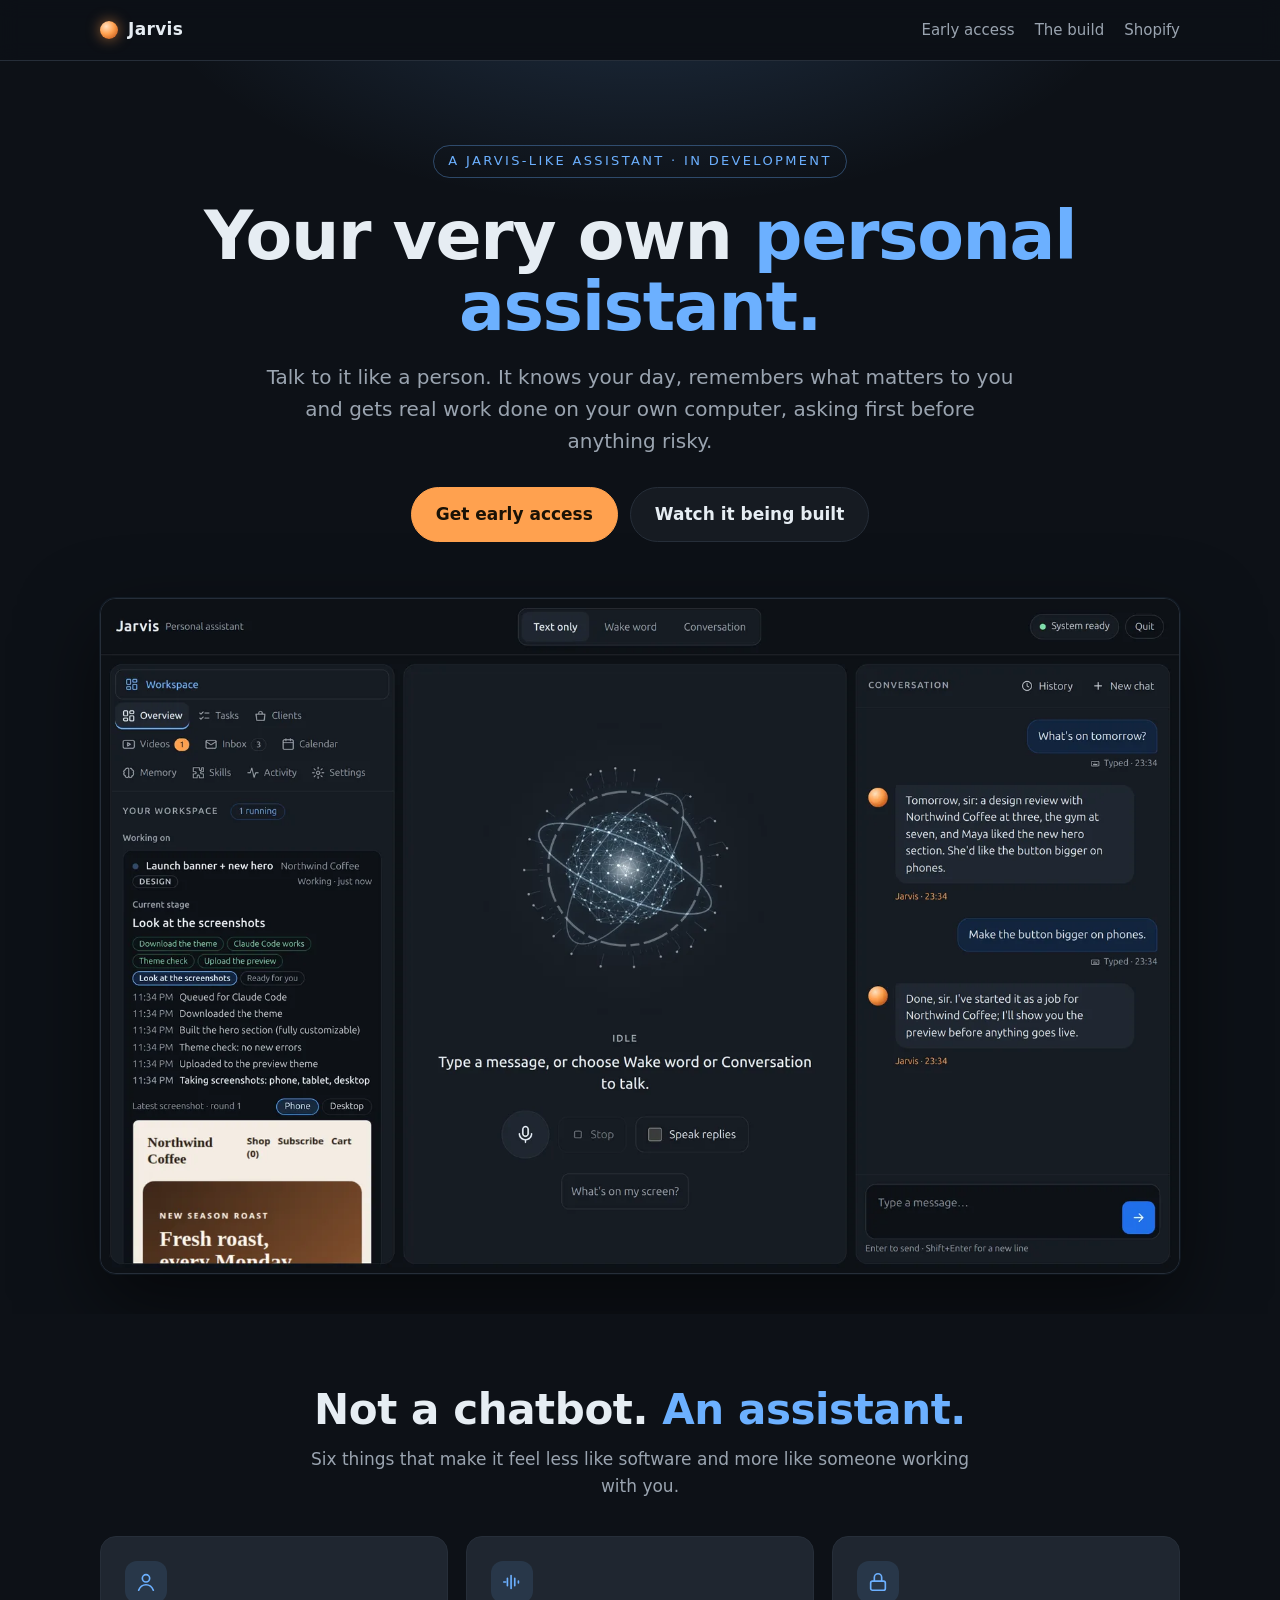
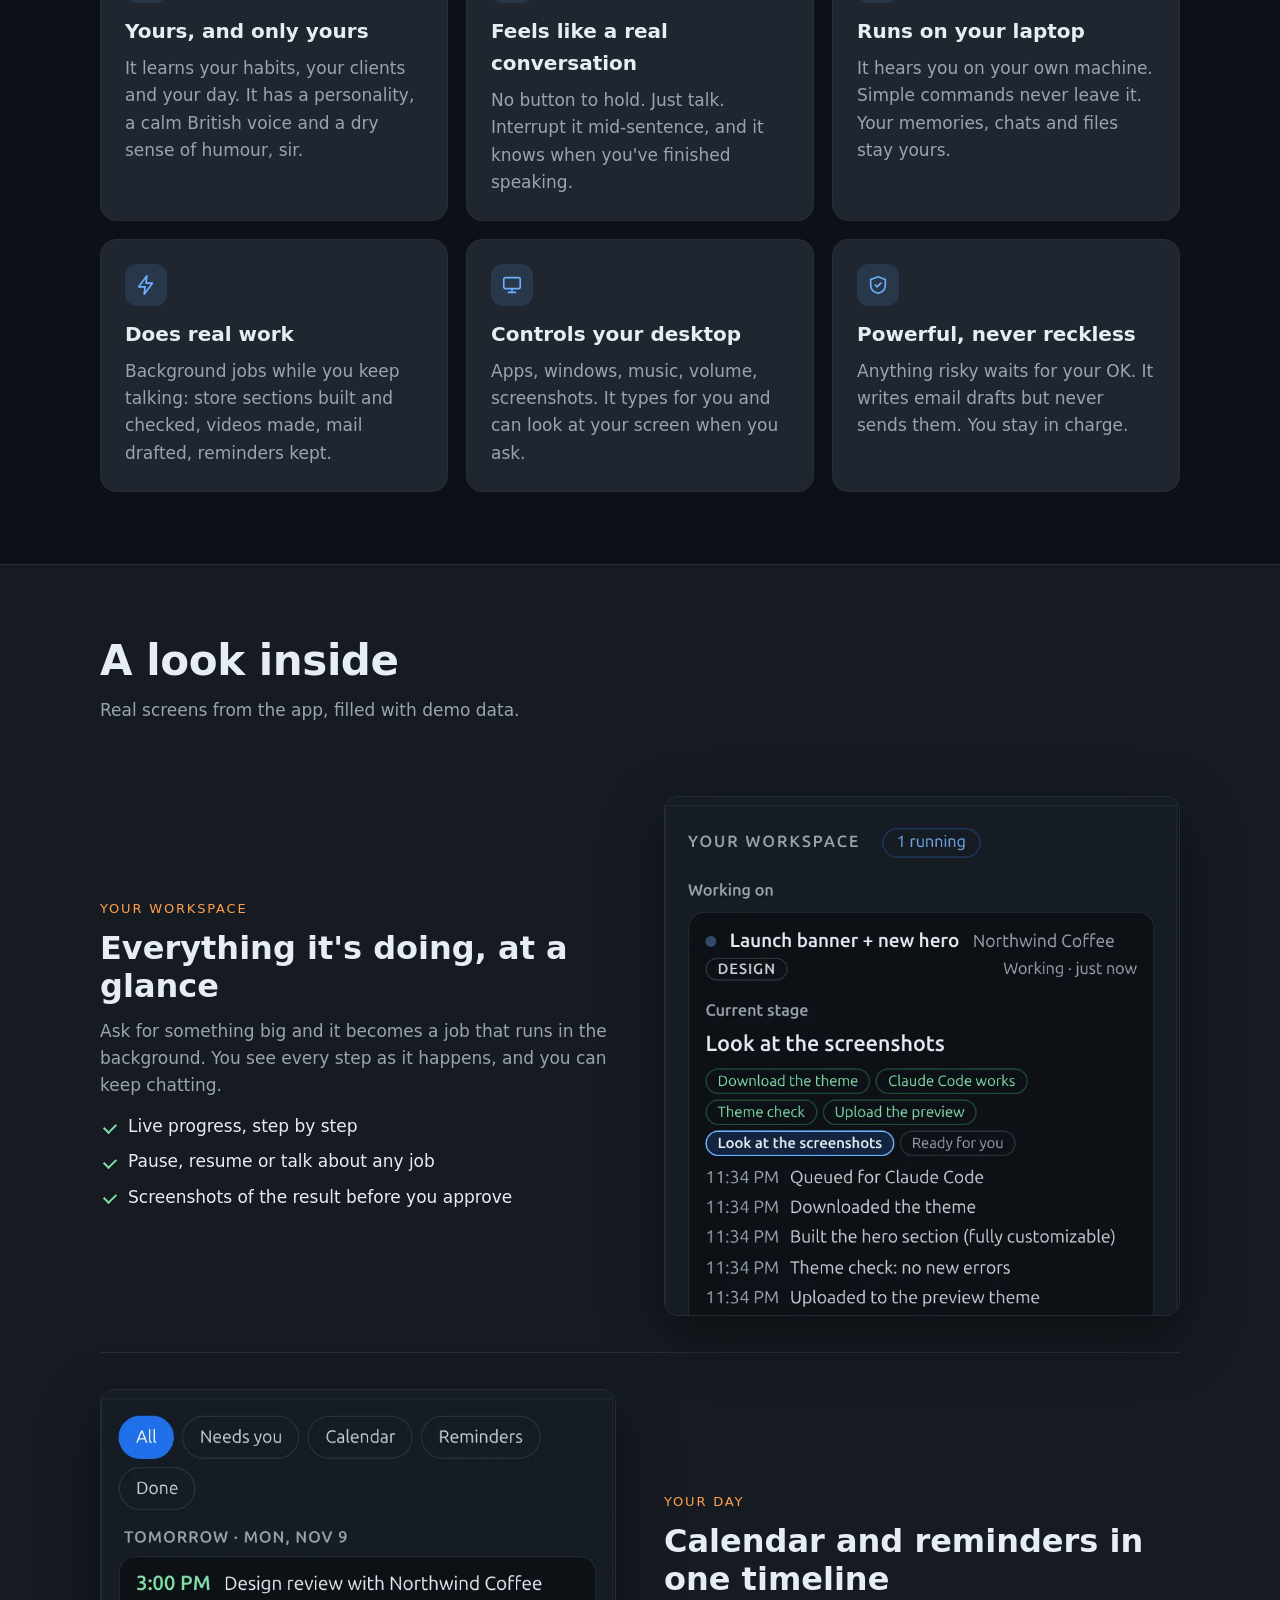
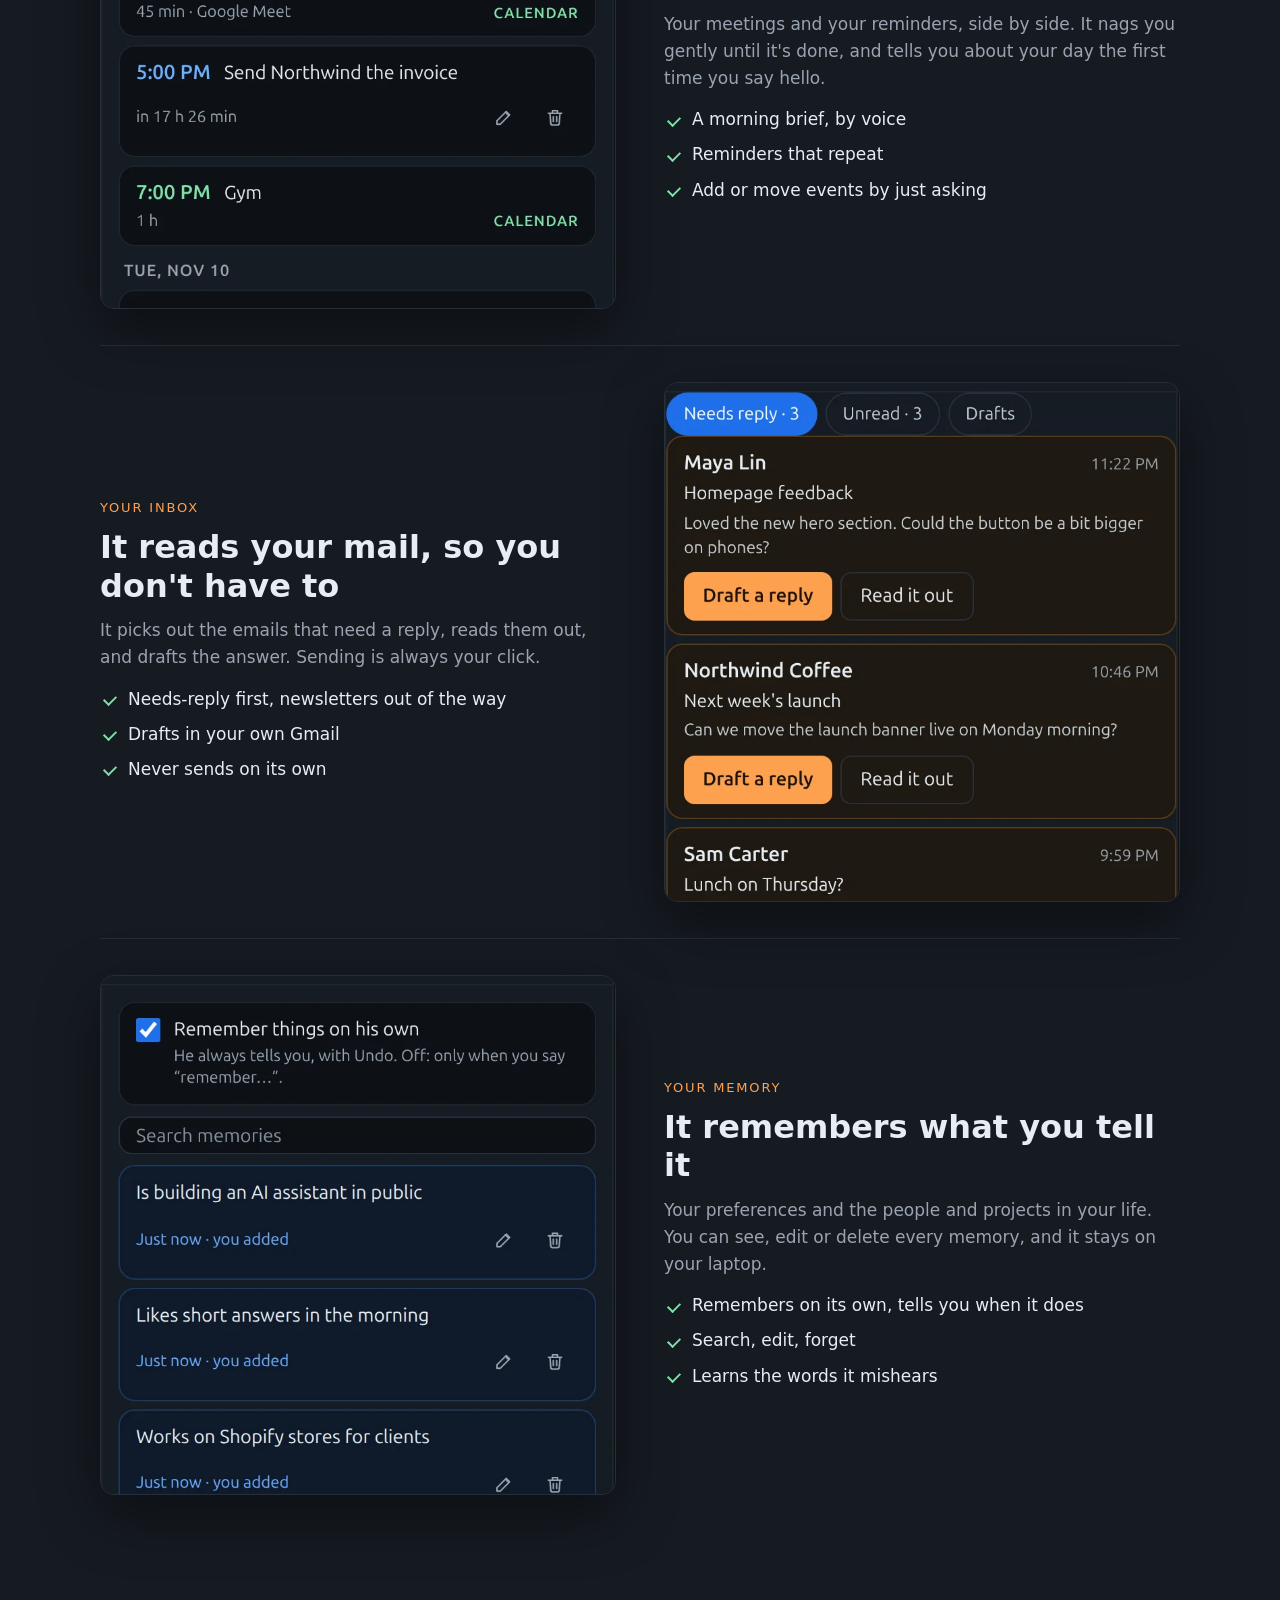
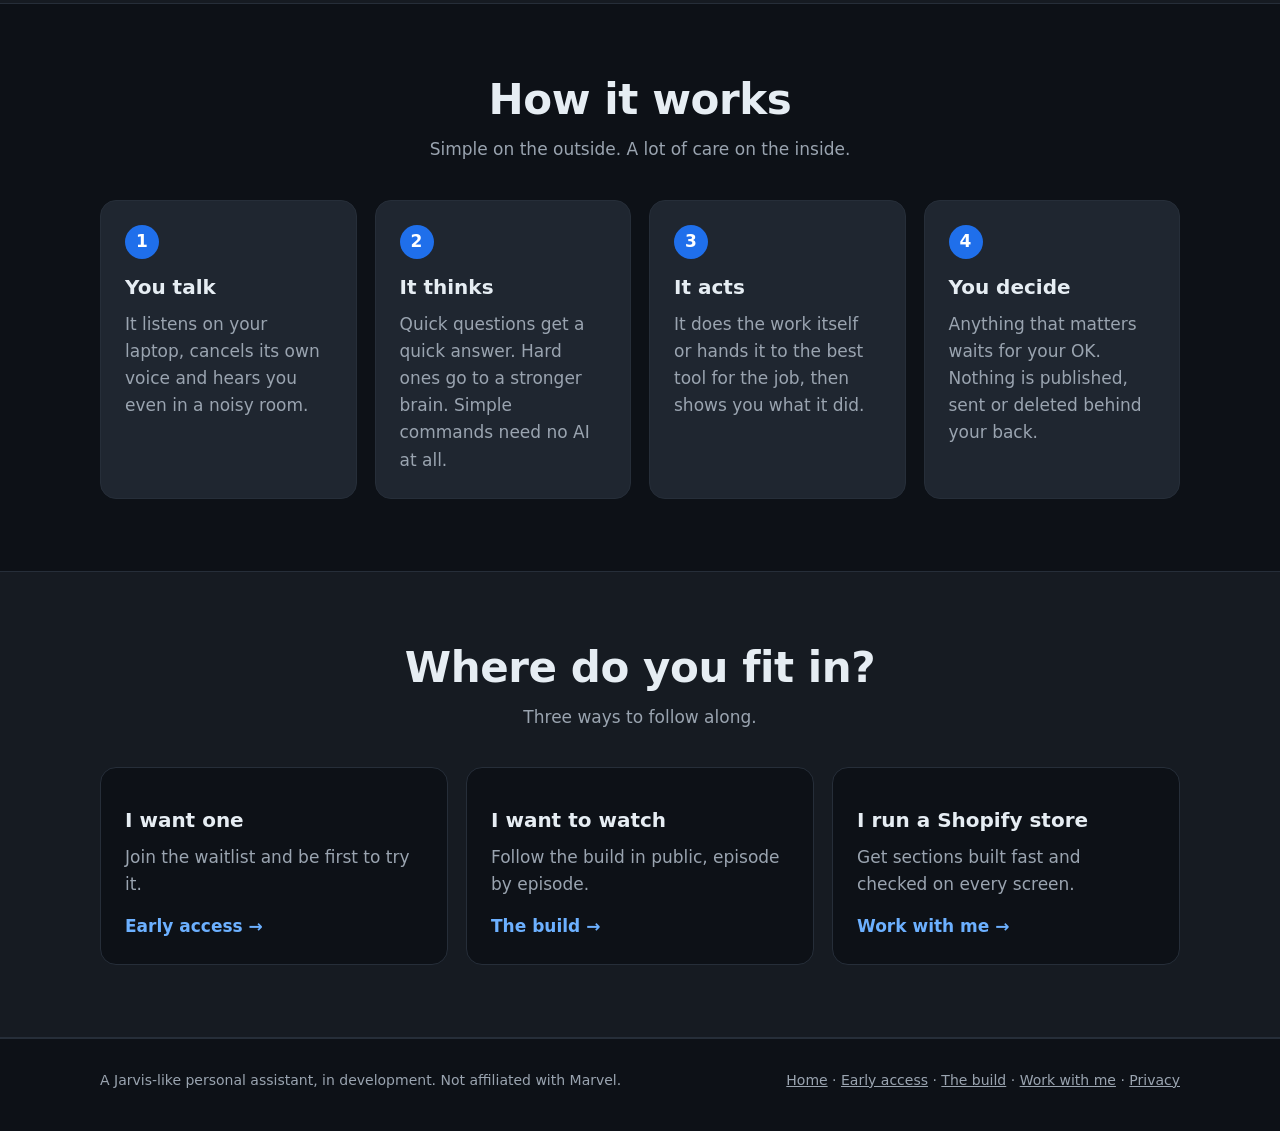
<file: index.html>
<!doctype html>
<html lang="en"><head><meta charset="utf-8"><meta name="viewport" content="width=device-width,initial-scale=1">
<title>Jarvis: an AI voice assistant that runs on your laptop</title>
<meta name="description" content="A Jarvis-like personal AI assistant you talk to like a person. It remembers you, runs on your own laptop and does real work: calendar, email, desktop and more.">
<link rel="canonical" href="https://itsahmadonai.github.io/jarvis-app/">
<meta name="robots" content="index,follow,max-image-preview:large">
<meta name="author" content="Ahmad">
<meta name="theme-color" content="#0D1117">
<meta name="color-scheme" content="dark">
<link rel="icon" href="favicon.svg" type="image/svg+xml">
<link rel="icon" href="favicon-32.png" sizes="32x32" type="image/png">
<link rel="apple-touch-icon" href="apple-touch-icon.png">
<link rel="manifest" href="site.webmanifest">
<meta property="og:type" content="website">
<meta property="og:site_name" content="Jarvis">
<meta property="og:locale" content="en_US">
<meta property="og:url" content="https://itsahmadonai.github.io/jarvis-app/">
<meta property="og:title" content="Jarvis: an AI voice assistant that runs on your laptop">
<meta property="og:description" content="A Jarvis-like personal AI assistant you talk to like a person. It remembers you, runs on your own laptop and does real work: calendar, email, desktop and more.">
<meta property="og:image" content="https://itsahmadonai.github.io/jarvis-app/img/og-home.jpg">
<meta property="og:image:width" content="1200"><meta property="og:image:height" content="630">
<meta property="og:image:alt" content="Jarvis: an AI voice assistant that runs on your laptop">
<meta name="twitter:card" content="summary_large_image">
<meta name="twitter:title" content="Jarvis: an AI voice assistant that runs on your laptop">
<meta name="twitter:description" content="A Jarvis-like personal AI assistant you talk to like a person. It remembers you, runs on your own laptop and does real work: calendar, email, desktop and more.">
<meta name="twitter:image" content="https://itsahmadonai.github.io/jarvis-app/img/og-home.jpg">
<link rel="preload" as="image" href="img/home.webp" fetchpriority="high"><link rel="stylesheet" href="style.css"><script type="application/ld+json">{"@context": "https://schema.org", "@type": "WebSite", "name": "Jarvis", "url": "https://itsahmadonai.github.io/jarvis-app/", "description": "A Jarvis-like personal AI voice assistant, built in public.", "author": {"@type": "Person", "name": "Ahmad", "url": "https://github.com/itsAhmadOnAI"}}</script><script type="application/ld+json">{"@context": "https://schema.org", "@type": "SoftwareApplication", "name": "Jarvis", "applicationCategory": "UtilitiesApplication", "operatingSystem": "Linux", "url": "https://itsahmadonai.github.io/jarvis-app/", "image": "https://itsahmadonai.github.io/jarvis-app/img/og-home.jpg", "screenshot": "https://itsahmadonai.github.io/jarvis-app/img/home.webp", "author": {"@type": "Person", "name": "Ahmad", "url": "https://github.com/itsAhmadOnAI"}, "description": "A personal AI voice assistant: hands-free conversation, memory, calendar, email drafts, desktop control and background jobs, running on your own laptop.", "featureList": ["Hands-free voice conversation with interruptions", "Memory you can see and edit", "Calendar, reminders and a morning brief", "Reads email and writes drafts, never sends", "Desktop control: apps, windows, media, screenshots, typing", "Background jobs while you talk", "Asks before anything risky"]}</script></head><body>
<a class="skip" href="#main">Skip to content</a>
<nav aria-label="Main"><div class="wrap"><a class="logo" href="./" aria-label="Jarvis home"><span class="dot"></span>Jarvis</a>
<div class="links"><a href="early-access.html">Early access</a><a href="build.html">The build</a><a href="work-with-me.html" class="hide-sm">Shopify</a></div></div></nav>
<main id="main">

<header class="hero"><div class="wrap">
<span class="eyebrow">A Jarvis-like assistant · in development</span>
<h1>Your very own <em>personal assistant.</em></h1>
<p class="lead">Talk to it like a person. It knows your day, remembers what matters to you and gets real work done
on your own computer, asking first before anything risky.</p>
<div class="ctas"><a class="btn primary" href="early-access.html">Get early access</a><a class="btn" href="build.html">Watch it being built</a></div>
<img class="shot" src="img/home.webp" width="1600" height="1000" fetchpriority="high" alt="The assistant's home screen: a glowing orb in the middle, the workspace on the left with a running job, and a conversation on the right">
</div></header>

<section><div class="wrap center">
<h2>Not a chatbot. <em>An assistant.</em></h2>
<p class="sub">Six things that make it feel less like software and more like someone working with you.</p>
<div class="grid" style="text-align:left">
<div class="card"><div class="ico"><svg viewBox="0 0 24 24" fill="none" stroke="currentColor" stroke-width="1.8" stroke-linecap="round" stroke-linejoin="round" aria-hidden="true"><circle cx="12" cy="8" r="4"/><path d="M4 21c1.5-4 4.5-6 8-6s6.5 2 8 6"/></svg></div><h3>Yours, and only yours</h3><p>It learns your habits, your clients and your day. It has a personality, a calm British voice and a dry sense of humour, sir.</p></div>
<div class="card"><div class="ico"><svg viewBox="0 0 24 24" fill="none" stroke="currentColor" stroke-width="1.8" stroke-linecap="round" stroke-linejoin="round" aria-hidden="true"><path d="M3 12h2M7 8v8M11 5v14M15 8v8M19 11v2"/></svg></div><h3>Feels like a real conversation</h3><p>No button to hold. Just talk. Interrupt it mid-sentence, and it knows when you've finished speaking.</p></div>
<div class="card"><div class="ico"><svg viewBox="0 0 24 24" fill="none" stroke="currentColor" stroke-width="1.8" stroke-linecap="round" stroke-linejoin="round" aria-hidden="true"><rect x="4" y="11" width="16" height="10" rx="2"/><path d="M8 11V7a4 4 0 0 1 8 0v4"/></svg></div><h3>Runs on your laptop</h3><p>It hears you on your own machine. Simple commands never leave it. Your memories, chats and files stay yours.</p></div>
<div class="card"><div class="ico"><svg viewBox="0 0 24 24" fill="none" stroke="currentColor" stroke-width="1.8" stroke-linecap="round" stroke-linejoin="round" aria-hidden="true"><path d="M13 2 4 14h7l-1 8 9-12h-7z"/></svg></div><h3>Does real work</h3><p>Background jobs while you keep talking: store sections built and checked, videos made, mail drafted, reminders kept.</p></div>
<div class="card"><div class="ico"><svg viewBox="0 0 24 24" fill="none" stroke="currentColor" stroke-width="1.8" stroke-linecap="round" stroke-linejoin="round" aria-hidden="true"><rect x="3" y="4" width="18" height="12" rx="2"/><path d="M8 20h8M12 16v4"/></svg></div><h3>Controls your desktop</h3><p>Apps, windows, music, volume, screenshots. It types for you and can look at your screen when you ask.</p></div>
<div class="card"><div class="ico"><svg viewBox="0 0 24 24" fill="none" stroke="currentColor" stroke-width="1.8" stroke-linecap="round" stroke-linejoin="round" aria-hidden="true"><path d="M12 3 4 6v6c0 5 3.5 8 8 9 4.5-1 8-4 8-9V6z"/><path d="m9 12 2 2 4-4"/></svg></div><h3>Powerful, never reckless</h3><p>Anything risky waits for your OK. It writes email drafts but never sends them. You stay in charge.</p></div>
</div></div></section>

<section class="alt"><div class="wrap">
<h2>A look inside</h2>
<p class="sub">Real screens from the app, filled with demo data.</p>
<div class="row"><div class="text"><span class="tag">Your workspace</span><h3>Everything it's doing, at a glance</h3>
<p>Ask for something big and it becomes a job that runs in the background. You see every step as it happens, and you can keep chatting.</p><ul class="ticks"><li>Live progress, step by step</li><li>Pause, resume or talk about any job</li><li>Screenshots of the result before you approve</li></ul></div>
<div class="pic"><img src="img/overview.webp" alt="The workspace showing a running design job with its steps and a preview screenshot" width="762" height="1280" loading="lazy" decoding="async"></div></div>
<div class="row flip"><div class="text"><span class="tag">Your day</span><h3>Calendar and reminders in one timeline</h3>
<p>Your meetings and your reminders, side by side. It nags you gently until it's done, and tells you about your day the first time you say hello.</p><ul class="ticks"><li>A morning brief, by voice</li><li>Reminders that repeat</li><li>Add or move events by just asking</li></ul></div>
<div class="pic"><img src="img/tasks.webp" alt="The tasks tab with calendar events and reminders grouped by day" width="762" height="1280" loading="lazy" decoding="async"></div></div>
<div class="row"><div class="text"><span class="tag">Your inbox</span><h3>It reads your mail, so you don't have to</h3>
<p>It picks out the emails that need a reply, reads them out, and drafts the answer. Sending is always your click.</p><ul class="ticks"><li>Needs-reply first, newsletters out of the way</li><li>Drafts in your own Gmail</li><li>Never sends on its own</li></ul></div>
<div class="pic"><img src="img/mail.webp" alt="The inbox tab listing three emails that need a reply, each with Draft a reply and Read it out buttons" width="762" height="1280" loading="lazy" decoding="async"></div></div>
<div class="row flip"><div class="text"><span class="tag">Your memory</span><h3>It remembers what you tell it</h3>
<p>Your preferences and the people and projects in your life. You can see, edit or delete every memory, and it stays on your laptop.</p><ul class="ticks"><li>Remembers on its own, tells you when it does</li><li>Search, edit, forget</li><li>Learns the words it mishears</li></ul></div>
<div class="pic"><img src="img/memory.webp" alt="The memory tab listing facts the assistant remembers" width="762" height="1280" loading="lazy" decoding="async"></div></div>
</div></section>

<section><div class="wrap center">
<h2>How it works</h2>
<p class="sub">Simple on the outside. A lot of care on the inside.</p>
<div class="steps" style="text-align:left">
<div class="card"><h3>You talk</h3><p>It listens on your laptop, cancels its own voice and hears you even in a noisy room.</p></div>
<div class="card"><h3>It thinks</h3><p>Quick questions get a quick answer. Hard ones go to a stronger brain. Simple commands need no AI at all.</p></div>
<div class="card"><h3>It acts</h3><p>It does the work itself or hands it to the best tool for the job, then shows you what it did.</p></div>
<div class="card"><h3>You decide</h3><p>Anything that matters waits for your OK. Nothing is published, sent or deleted behind your back.</p></div>
</div></div></section>

<section class="alt"><div class="wrap center">
<h2>Where do you fit in?</h2>
<p class="sub">Three ways to follow along.</p>
<div class="grid" style="text-align:left">
<a class="card" href="early-access.html"><h3>I want one</h3><p>Join the waitlist and be first to try it.</p><span class="go">Early access →</span></a>
<a class="card" href="build.html"><h3>I want to watch</h3><p>Follow the build in public, episode by episode.</p><span class="go">The build →</span></a>
<a class="card" href="work-with-me.html"><h3>I run a Shopify store</h3><p>Get sections built fast and checked on every screen.</p><span class="go">Work with me →</span></a>
</div></div></section>

</main>
<footer><div class="wrap"><span>A Jarvis-like personal assistant, in development. Not affiliated with Marvel.</span>
<span><a href="./">Home</a> · <a href="early-access.html">Early access</a> · <a href="build.html">The build</a> · <a href="work-with-me.html">Work with me</a> · <a href="privacy.html">Privacy</a></span></div></footer>
</body></html>
</file>
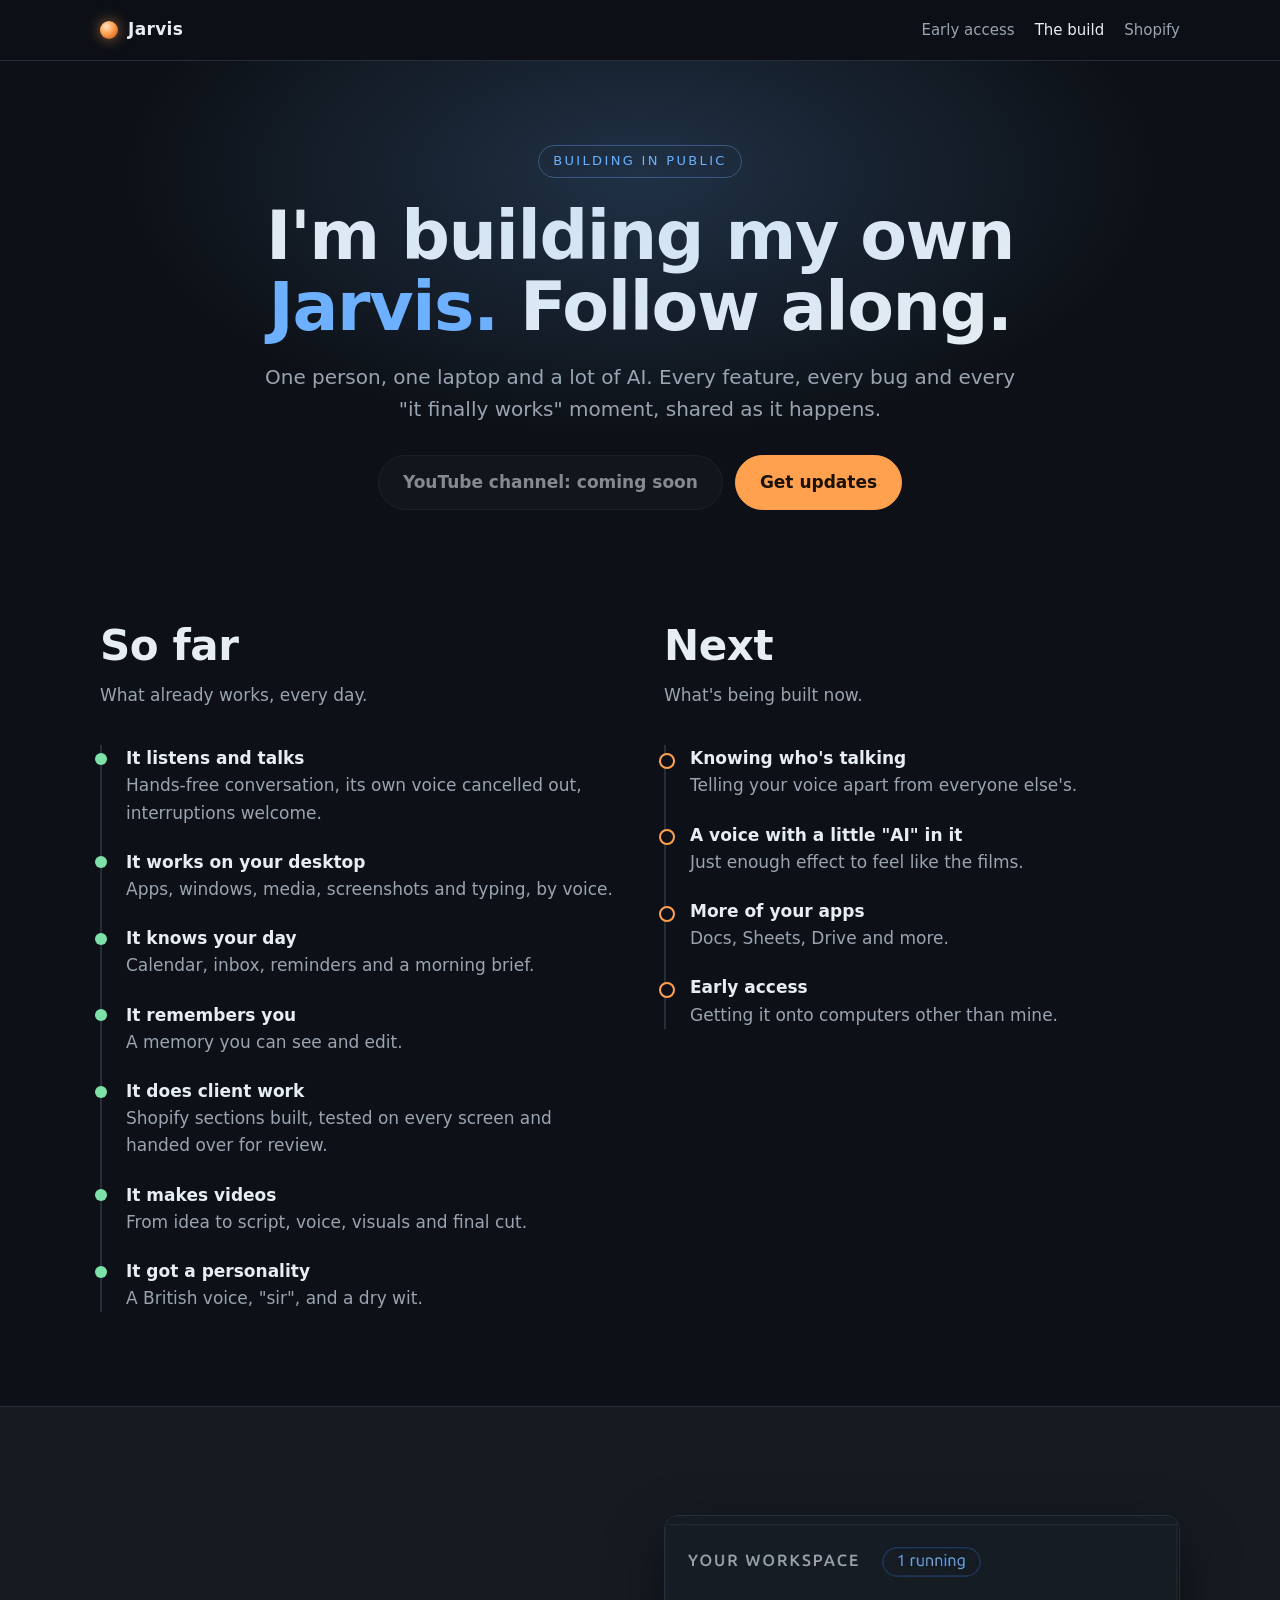
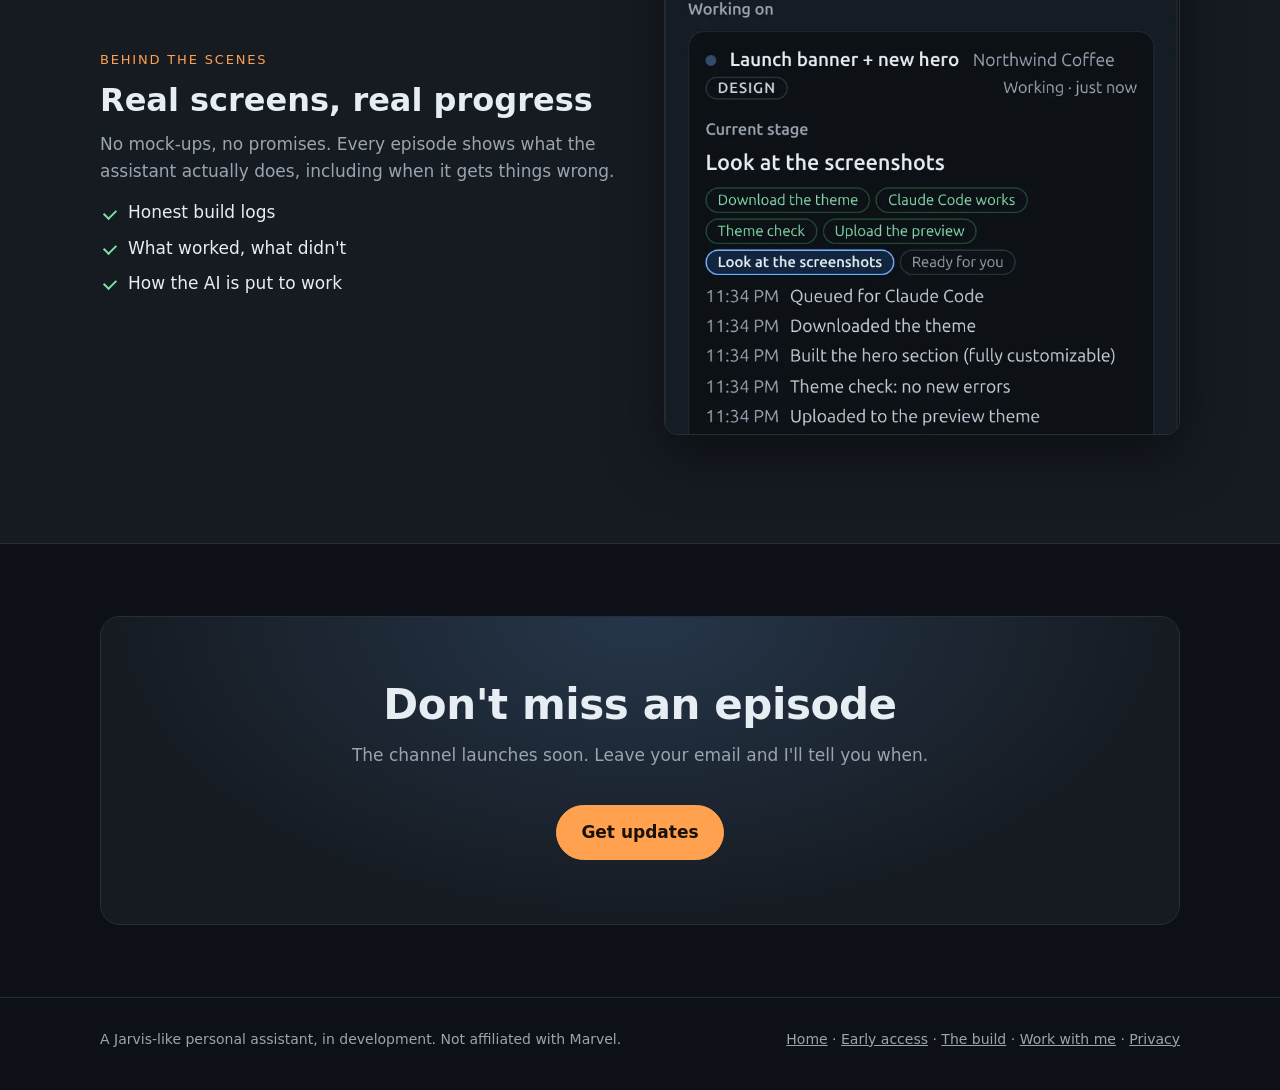
<file: build.html>
<!doctype html>
<html lang="en"><head><meta charset="utf-8"><meta name="viewport" content="width=device-width,initial-scale=1">
<title>Building a real-life Jarvis AI assistant, in public</title>
<meta name="description" content="Follow one developer building a Jarvis-like AI voice assistant: what already works, what's next and every lesson along the way.">
<link rel="canonical" href="https://itsahmadonai.github.io/jarvis-app/build.html">
<meta name="robots" content="index,follow,max-image-preview:large">
<meta name="author" content="Ahmad">
<meta name="theme-color" content="#0D1117">
<meta name="color-scheme" content="dark">
<link rel="icon" href="favicon.svg" type="image/svg+xml">
<link rel="icon" href="favicon-32.png" sizes="32x32" type="image/png">
<link rel="apple-touch-icon" href="apple-touch-icon.png">
<link rel="manifest" href="site.webmanifest">
<meta property="og:type" content="website">
<meta property="og:site_name" content="Jarvis">
<meta property="og:locale" content="en_US">
<meta property="og:url" content="https://itsahmadonai.github.io/jarvis-app/build.html">
<meta property="og:title" content="Building a real-life Jarvis AI assistant, in public">
<meta property="og:description" content="Follow one developer building a Jarvis-like AI voice assistant: what already works, what's next and every lesson along the way.">
<meta property="og:image" content="https://itsahmadonai.github.io/jarvis-app/img/og-build.jpg">
<meta property="og:image:width" content="1200"><meta property="og:image:height" content="630">
<meta property="og:image:alt" content="Building a real-life Jarvis AI assistant, in public">
<meta name="twitter:card" content="summary_large_image">
<meta name="twitter:title" content="Building a real-life Jarvis AI assistant, in public">
<meta name="twitter:description" content="Follow one developer building a Jarvis-like AI voice assistant: what already works, what's next and every lesson along the way.">
<meta name="twitter:image" content="https://itsahmadonai.github.io/jarvis-app/img/og-build.jpg">
<link rel="stylesheet" href="style.css"></head><body>
<a class="skip" href="#main">Skip to content</a>
<nav aria-label="Main"><div class="wrap"><a class="logo" href="./" aria-label="Jarvis home"><span class="dot"></span>Jarvis</a>
<div class="links"><a href="early-access.html">Early access</a><a href="build.html" aria-current="page">The build</a><a href="work-with-me.html" class="hide-sm">Shopify</a></div></div></nav>
<main id="main">

<header class="hero"><div class="wrap">
<span class="eyebrow">Building in public</span>
<h1>I'm building my own <em>Jarvis.</em> Follow along.</h1>
<p class="lead">One person, one laptop and a lot of AI. Every feature, every bug and every "it finally works" moment,
shared as it happens.</p>
<div class="ctas"><span class="btn" aria-disabled="true">YouTube channel: coming soon</span><a class="btn primary" href="https://docs.google.com/forms/d/e/1FAIpQLScqDjqnsNxoVrz9v8gEmZezJogX1aKm2vPyD3jjPqovd2WQjw/viewform?usp=pp_url&amp;entry.1533219292=Updates+on+the+build">Get updates</a></div>
</div></header>

<section><div class="wrap" style="display:grid;gap:48px;grid-template-columns:repeat(auto-fit,minmax(300px,1fr))">
<div><h2>So far</h2><p class="sub">What already works, every day.</p>
<ol class="timeline">
<li><b>It listens and talks</b><span>Hands-free conversation, its own voice cancelled out, interruptions welcome.</span></li>
<li><b>It works on your desktop</b><span>Apps, windows, media, screenshots and typing, by voice.</span></li>
<li><b>It knows your day</b><span>Calendar, inbox, reminders and a morning brief.</span></li>
<li><b>It remembers you</b><span>A memory you can see and edit.</span></li>
<li><b>It does client work</b><span>Shopify sections built, tested on every screen and handed over for review.</span></li>
<li><b>It makes videos</b><span>From idea to script, voice, visuals and final cut.</span></li>
<li><b>It got a personality</b><span>A British voice, "sir", and a dry wit.</span></li>
</ol></div>
<div><h2>Next</h2><p class="sub">What's being built now.</p>
<ol class="timeline">
<li class="next"><b>Knowing who's talking</b><span>Telling your voice apart from everyone else's.</span></li>
<li class="next"><b>A voice with a little "AI" in it</b><span>Just enough effect to feel like the films.</span></li>
<li class="next"><b>More of your apps</b><span>Docs, Sheets, Drive and more.</span></li>
<li class="next"><b>Early access</b><span>Getting it onto computers other than mine.</span></li>
</ol></div>
</div></section>

<section class="alt"><div class="wrap">
<div class="row"><div class="text"><span class="tag">Behind the scenes</span><h3>Real screens, real progress</h3>
<p>No mock-ups, no promises. Every episode shows what the assistant actually does, including when it gets things wrong.</p><ul class="ticks"><li>Honest build logs</li><li>What worked, what didn't</li><li>How the AI is put to work</li></ul></div>
<div class="pic"><img src="img/overview.webp" alt="The workspace with a job in progress" width="762" height="1280" loading="lazy" decoding="async"></div></div>
</div></section>

<section><div class="wrap"><div class="cta-band">
<h2>Don't miss an episode</h2><p class="sub" style="margin-inline:auto">The channel launches soon. Leave your email and I'll tell you when.</p>
<a class="btn primary" href="https://docs.google.com/forms/d/e/1FAIpQLScqDjqnsNxoVrz9v8gEmZezJogX1aKm2vPyD3jjPqovd2WQjw/viewform?usp=pp_url&amp;entry.1533219292=Updates+on+the+build">Get updates</a></div></div></section>

</main>
<footer><div class="wrap"><span>A Jarvis-like personal assistant, in development. Not affiliated with Marvel.</span>
<span><a href="./">Home</a> · <a href="early-access.html">Early access</a> · <a href="build.html">The build</a> · <a href="work-with-me.html">Work with me</a> · <a href="privacy.html">Privacy</a></span></div></footer>
</body></html>
</file>
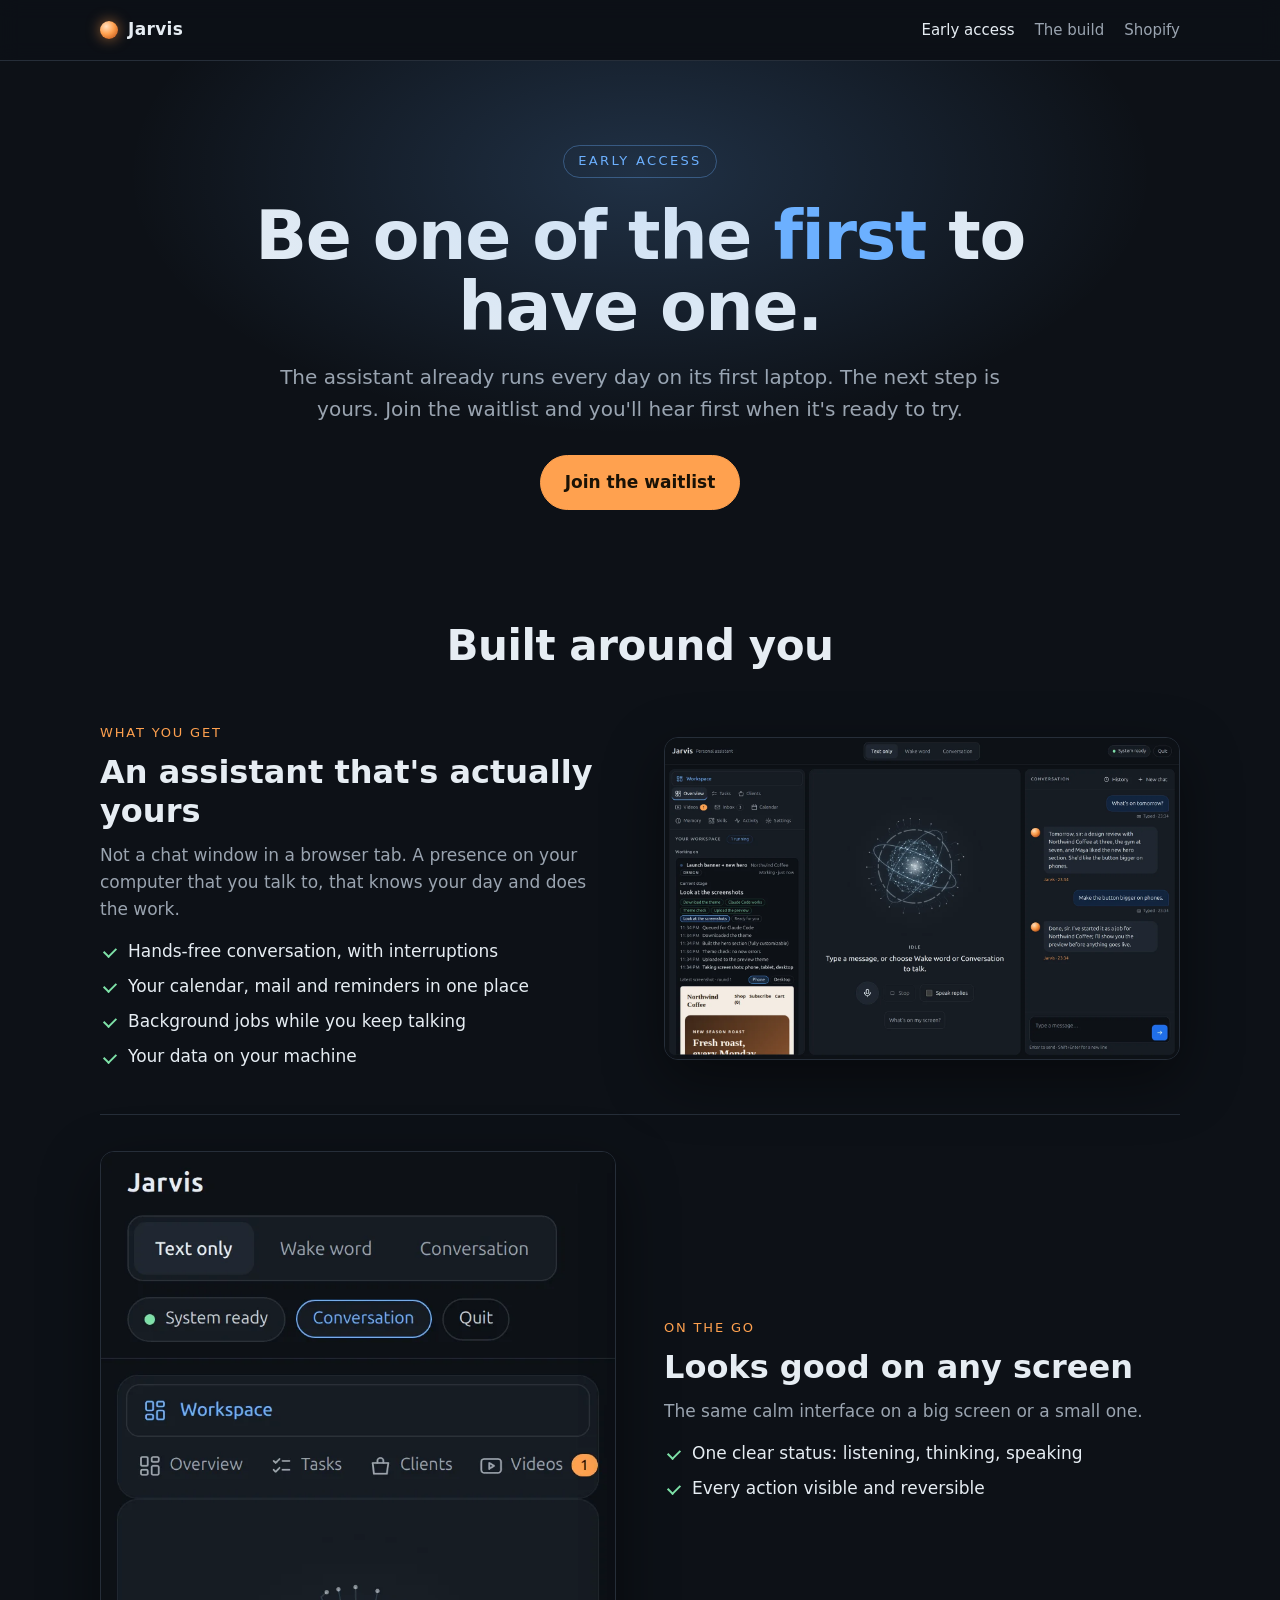
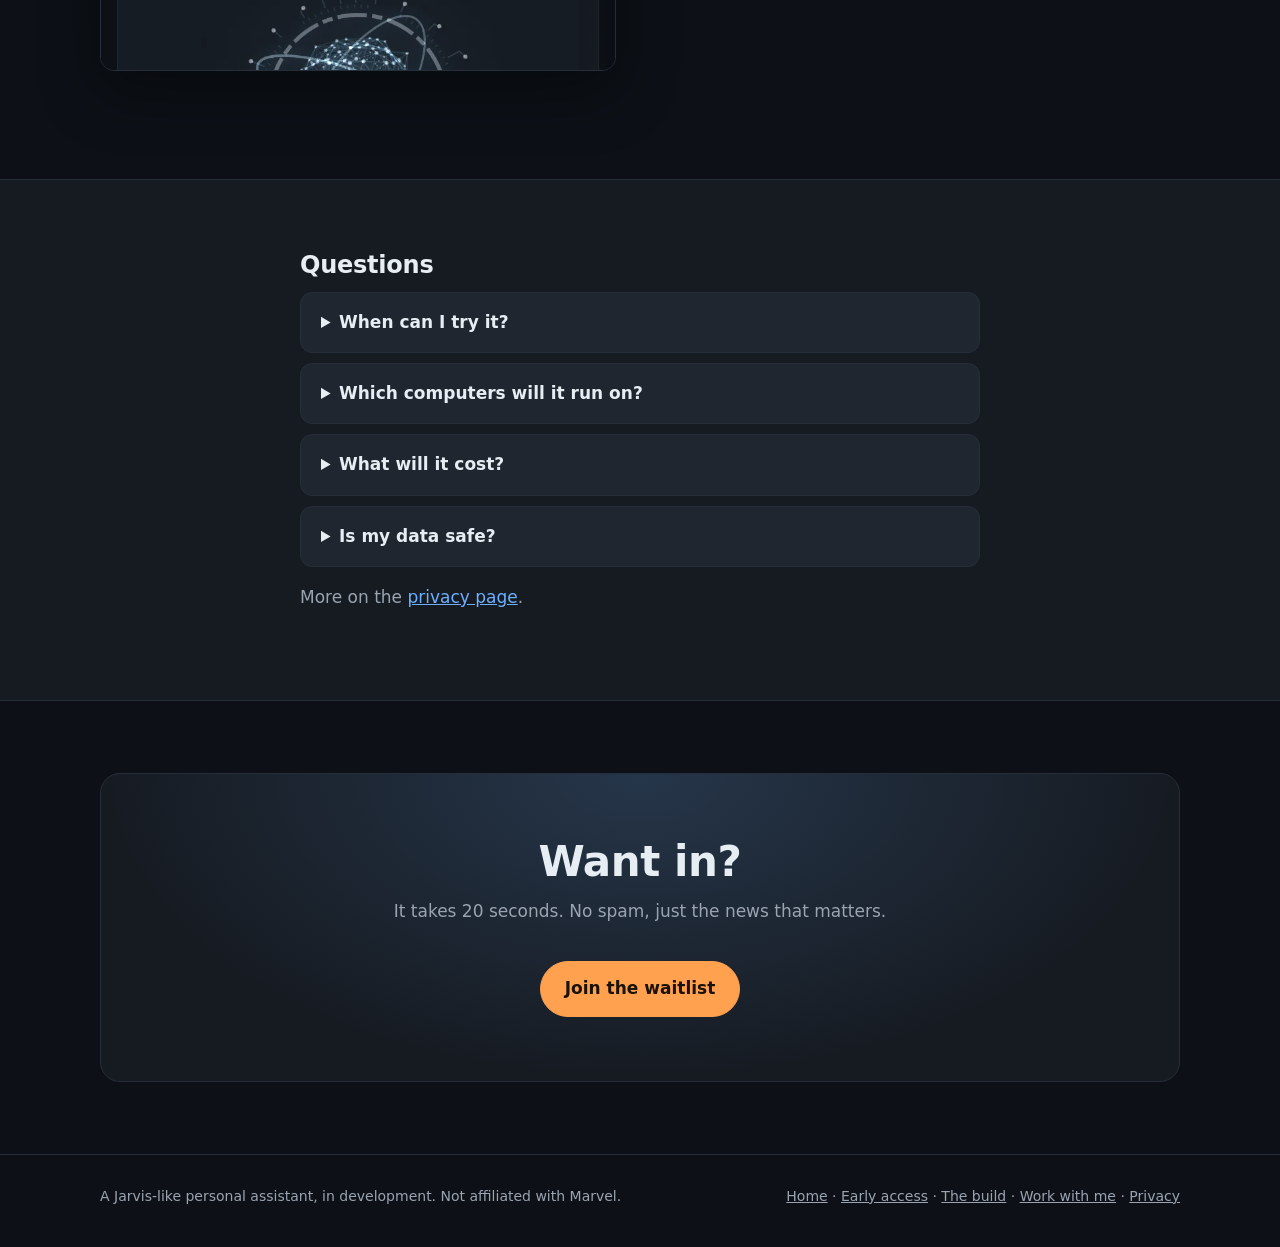
<file: early-access.html>
<!doctype html>
<html lang="en"><head><meta charset="utf-8"><meta name="viewport" content="width=device-width,initial-scale=1">
<title>Early access: a Jarvis-like AI personal assistant</title>
<meta name="description" content="Join the waitlist for a hands-free AI voice assistant that knows your day, remembers what matters and works on your own computer.">
<link rel="canonical" href="https://itsahmadonai.github.io/jarvis-app/early-access.html">
<meta name="robots" content="index,follow,max-image-preview:large">
<meta name="author" content="Ahmad">
<meta name="theme-color" content="#0D1117">
<meta name="color-scheme" content="dark">
<link rel="icon" href="favicon.svg" type="image/svg+xml">
<link rel="icon" href="favicon-32.png" sizes="32x32" type="image/png">
<link rel="apple-touch-icon" href="apple-touch-icon.png">
<link rel="manifest" href="site.webmanifest">
<meta property="og:type" content="website">
<meta property="og:site_name" content="Jarvis">
<meta property="og:locale" content="en_US">
<meta property="og:url" content="https://itsahmadonai.github.io/jarvis-app/early-access.html">
<meta property="og:title" content="Early access: a Jarvis-like AI personal assistant">
<meta property="og:description" content="Join the waitlist for a hands-free AI voice assistant that knows your day, remembers what matters and works on your own computer.">
<meta property="og:image" content="https://itsahmadonai.github.io/jarvis-app/img/og-early-access.jpg">
<meta property="og:image:width" content="1200"><meta property="og:image:height" content="630">
<meta property="og:image:alt" content="Early access: a Jarvis-like AI personal assistant">
<meta name="twitter:card" content="summary_large_image">
<meta name="twitter:title" content="Early access: a Jarvis-like AI personal assistant">
<meta name="twitter:description" content="Join the waitlist for a hands-free AI voice assistant that knows your day, remembers what matters and works on your own computer.">
<meta name="twitter:image" content="https://itsahmadonai.github.io/jarvis-app/img/og-early-access.jpg">
<link rel="stylesheet" href="style.css"><script type="application/ld+json">{"@context": "https://schema.org", "@type": "FAQPage", "mainEntity": [{"@type": "Question", "name": "When can I try it?", "acceptedAnswer": {"@type": "Answer", "text": "There's no date yet. Waitlist members hear first, before anyone else."}}, {"@type": "Question", "name": "Which computers will it run on?", "acceptedAnswer": {"@type": "Answer", "text": "It runs on Linux laptops today. Other systems come later. Tell me yours on the form."}}, {"@type": "Question", "name": "What will it cost?", "acceptedAnswer": {"@type": "Answer", "text": "Not decided yet. Waitlist members get the first offer."}}, {"@type": "Question", "name": "Is my data safe?", "acceptedAnswer": {"@type": "Answer", "text": "Your memories, chats and files stay on your own computer."}}]}</script></head><body>
<a class="skip" href="#main">Skip to content</a>
<nav aria-label="Main"><div class="wrap"><a class="logo" href="./" aria-label="Jarvis home"><span class="dot"></span>Jarvis</a>
<div class="links"><a href="early-access.html" aria-current="page">Early access</a><a href="build.html">The build</a><a href="work-with-me.html" class="hide-sm">Shopify</a></div></div></nav>
<main id="main">

<header class="hero"><div class="wrap">
<span class="eyebrow">Early access</span>
<h1>Be one of the <em>first</em> to have one.</h1>
<p class="lead">The assistant already runs every day on its first laptop. The next step is yours. Join the waitlist
and you'll hear first when it's ready to try.</p>
<div class="ctas"><a class="btn primary" href="https://docs.google.com/forms/d/e/1FAIpQLScqDjqnsNxoVrz9v8gEmZezJogX1aKm2vPyD3jjPqovd2WQjw/viewform?usp=pp_url&amp;entry.1533219292=Early+access">Join the waitlist</a></div>
</div></header>

<section><div class="wrap">
<h2 class="center">Built around you</h2>
<div class="row"><div class="text"><span class="tag">What you get</span><h3>An assistant that's actually yours</h3>
<p>Not a chat window in a browser tab. A presence on your computer that you talk to, that knows your day and does the work.</p><ul class="ticks"><li>Hands-free conversation, with interruptions</li><li>Your calendar, mail and reminders in one place</li><li>Background jobs while you keep talking</li><li>Your data on your machine</li></ul></div>
<div class="pic"><img src="img/home.webp" alt="The assistant's main screen" width="1600" height="1000" loading="lazy" decoding="async"></div></div>
<div class="row flip"><div class="text"><span class="tag">On the go</span><h3>Looks good on any screen</h3>
<p>The same calm interface on a big screen or a small one.</p><ul class="ticks"><li>One clear status: listening, thinking, speaking</li><li>Every action visible and reversible</li></ul></div>
<div class="pic"><img src="img/phone.webp" alt="The assistant on a phone-sized screen" width="780" height="1688" loading="lazy" decoding="async"></div></div>
</div></section>

<section class="alt"><div class="wrap prose">
<h2 style="margin-top:0">Questions</h2>
<details><summary>When can I try it?</summary><p>There's no date yet. Waitlist members hear first, before anyone else.</p></details><details><summary>Which computers will it run on?</summary><p>It runs on Linux laptops today. Other systems come later. Tell me yours on the form.</p></details><details><summary>What will it cost?</summary><p>Not decided yet. Waitlist members get the first offer.</p></details><details><summary>Is my data safe?</summary><p>Your memories, chats and files stay on your own computer.</p></details>
<p>More on the <a href="privacy.html">privacy page</a>.</p>
</div></section>

<section><div class="wrap"><div class="cta-band">
<h2>Want in?</h2><p class="sub" style="margin-inline:auto">It takes 20 seconds. No spam, just the news that matters.</p>
<a class="btn primary" href="https://docs.google.com/forms/d/e/1FAIpQLScqDjqnsNxoVrz9v8gEmZezJogX1aKm2vPyD3jjPqovd2WQjw/viewform?usp=pp_url&amp;entry.1533219292=Early+access">Join the waitlist</a></div></div></section>

</main>
<footer><div class="wrap"><span>A Jarvis-like personal assistant, in development. Not affiliated with Marvel.</span>
<span><a href="./">Home</a> · <a href="early-access.html">Early access</a> · <a href="build.html">The build</a> · <a href="work-with-me.html">Work with me</a> · <a href="privacy.html">Privacy</a></span></div></footer>
</body></html>
</file>
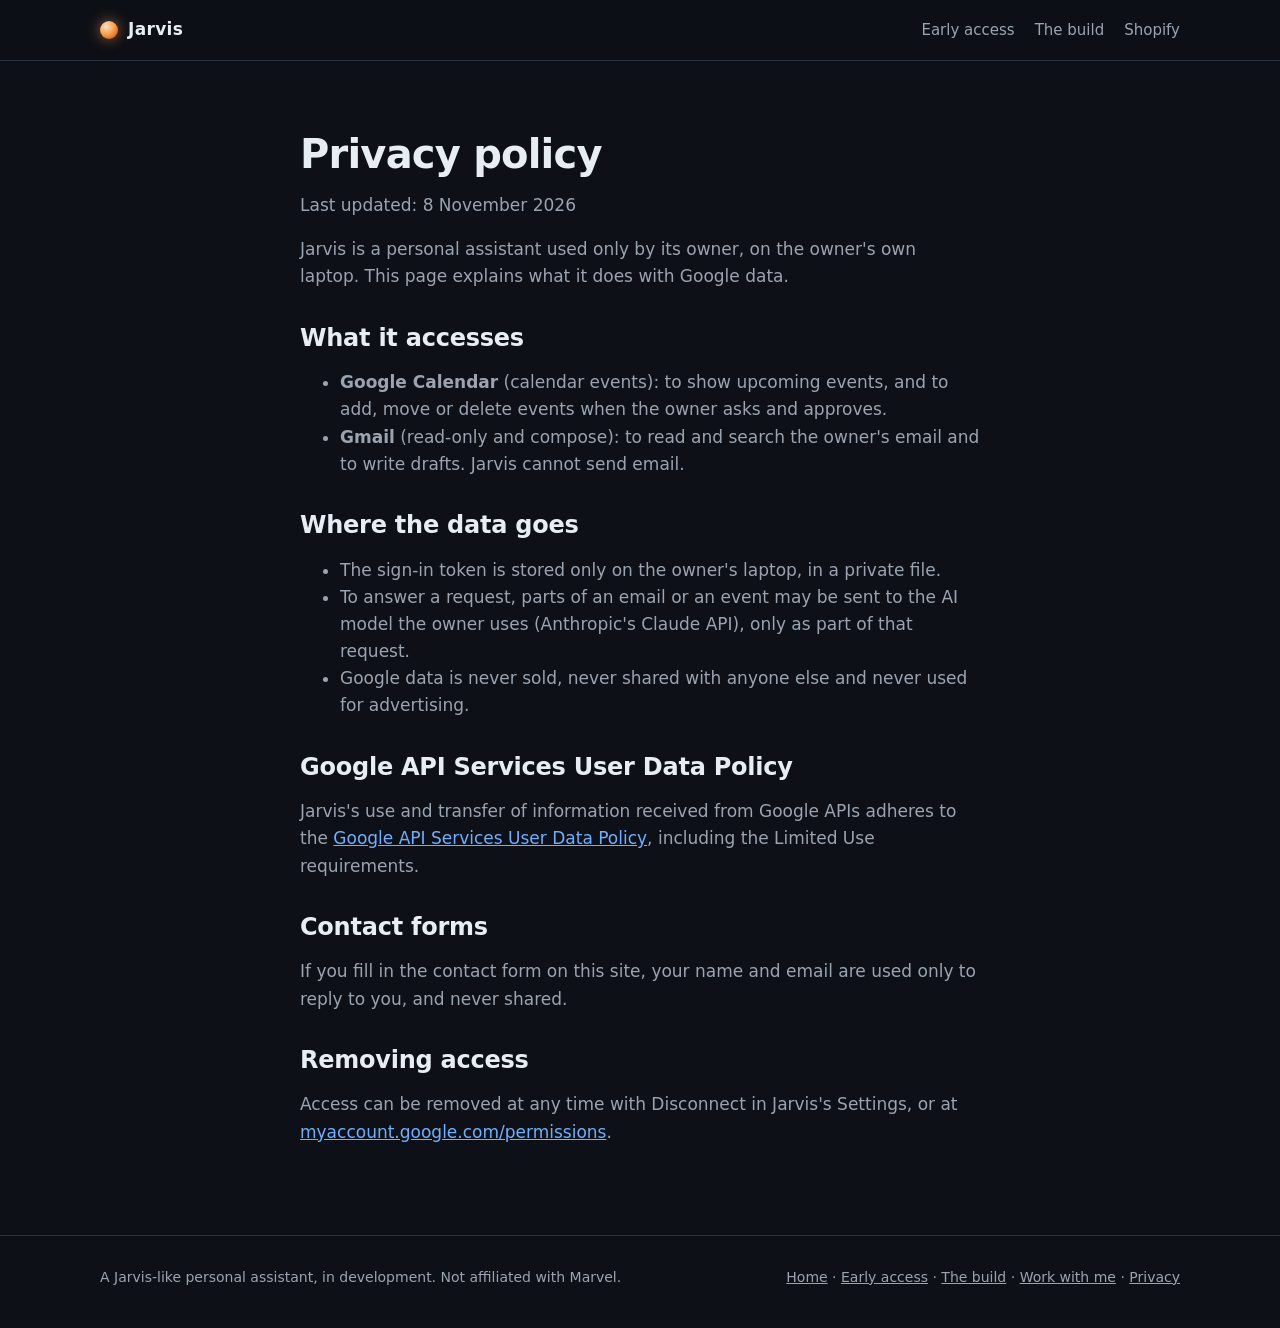
<file: privacy.html>
<!doctype html>
<html lang="en"><head><meta charset="utf-8"><meta name="viewport" content="width=device-width,initial-scale=1">
<title>Privacy policy | Jarvis</title>
<meta name="description" content="How Jarvis, a personal AI assistant, handles Google Calendar and Gmail data: kept on the owner's laptop, never sold or shared.">
<link rel="canonical" href="https://itsahmadonai.github.io/jarvis-app/privacy.html">
<meta name="robots" content="index,follow,max-image-preview:large">
<meta name="author" content="Ahmad">
<meta name="theme-color" content="#0D1117">
<meta name="color-scheme" content="dark">
<link rel="icon" href="favicon.svg" type="image/svg+xml">
<link rel="icon" href="favicon-32.png" sizes="32x32" type="image/png">
<link rel="apple-touch-icon" href="apple-touch-icon.png">
<link rel="manifest" href="site.webmanifest">
<meta property="og:type" content="website">
<meta property="og:site_name" content="Jarvis">
<meta property="og:locale" content="en_US">
<meta property="og:url" content="https://itsahmadonai.github.io/jarvis-app/privacy.html">
<meta property="og:title" content="Privacy policy | Jarvis">
<meta property="og:description" content="How Jarvis, a personal AI assistant, handles Google Calendar and Gmail data: kept on the owner's laptop, never sold or shared.">
<meta property="og:image" content="https://itsahmadonai.github.io/jarvis-app/img/og-home.jpg">
<meta property="og:image:width" content="1200"><meta property="og:image:height" content="630">
<meta property="og:image:alt" content="Privacy policy | Jarvis">
<meta name="twitter:card" content="summary_large_image">
<meta name="twitter:title" content="Privacy policy | Jarvis">
<meta name="twitter:description" content="How Jarvis, a personal AI assistant, handles Google Calendar and Gmail data: kept on the owner's laptop, never sold or shared.">
<meta name="twitter:image" content="https://itsahmadonai.github.io/jarvis-app/img/og-home.jpg">
<link rel="stylesheet" href="style.css"></head><body>
<a class="skip" href="#main">Skip to content</a>
<nav aria-label="Main"><div class="wrap"><a class="logo" href="./" aria-label="Jarvis home"><span class="dot"></span>Jarvis</a>
<div class="links"><a href="early-access.html">Early access</a><a href="build.html">The build</a><a href="work-with-me.html" class="hide-sm">Shopify</a></div></div></nav>
<main id="main">

<section><div class="wrap prose">
<h1 style="font-size:40px;margin:0 0 6px">Privacy policy</h1>
<p>Last updated: 8 November 2026</p>
<p>Jarvis is a personal assistant used only by its owner, on the owner's own laptop. This page explains what it does with Google data.</p>
<h2>What it accesses</h2>
<ul>
<li><b>Google Calendar</b> (calendar events): to show upcoming events, and to add, move or delete events when the owner asks and approves.</li>
<li><b>Gmail</b> (read-only and compose): to read and search the owner's email and to write drafts. Jarvis cannot send email.</li>
</ul>
<h2>Where the data goes</h2>
<ul>
<li>The sign-in token is stored only on the owner's laptop, in a private file.</li>
<li>To answer a request, parts of an email or an event may be sent to the AI model the owner uses (Anthropic's Claude API), only as part of that request.</li>
<li>Google data is never sold, never shared with anyone else and never used for advertising.</li>
</ul>
<h2>Google API Services User Data Policy</h2>
<p>Jarvis's use and transfer of information received from Google APIs adheres to the <a href="https://developers.google.com/terms/api-services-user-data-policy">Google API Services User Data Policy</a>, including the Limited Use requirements.</p>
<h2>Contact forms</h2>
<p>If you fill in the contact form on this site, your name and email are used only to reply to you, and never shared.</p>
<h2>Removing access</h2>
<p>Access can be removed at any time with Disconnect in Jarvis's Settings, or at <a href="https://myaccount.google.com/permissions">myaccount.google.com/permissions</a>.</p>
</div></section>

</main>
<footer><div class="wrap"><span>A Jarvis-like personal assistant, in development. Not affiliated with Marvel.</span>
<span><a href="./">Home</a> · <a href="early-access.html">Early access</a> · <a href="build.html">The build</a> · <a href="work-with-me.html">Work with me</a> · <a href="privacy.html">Privacy</a></span></div></footer>
</body></html>
</file>
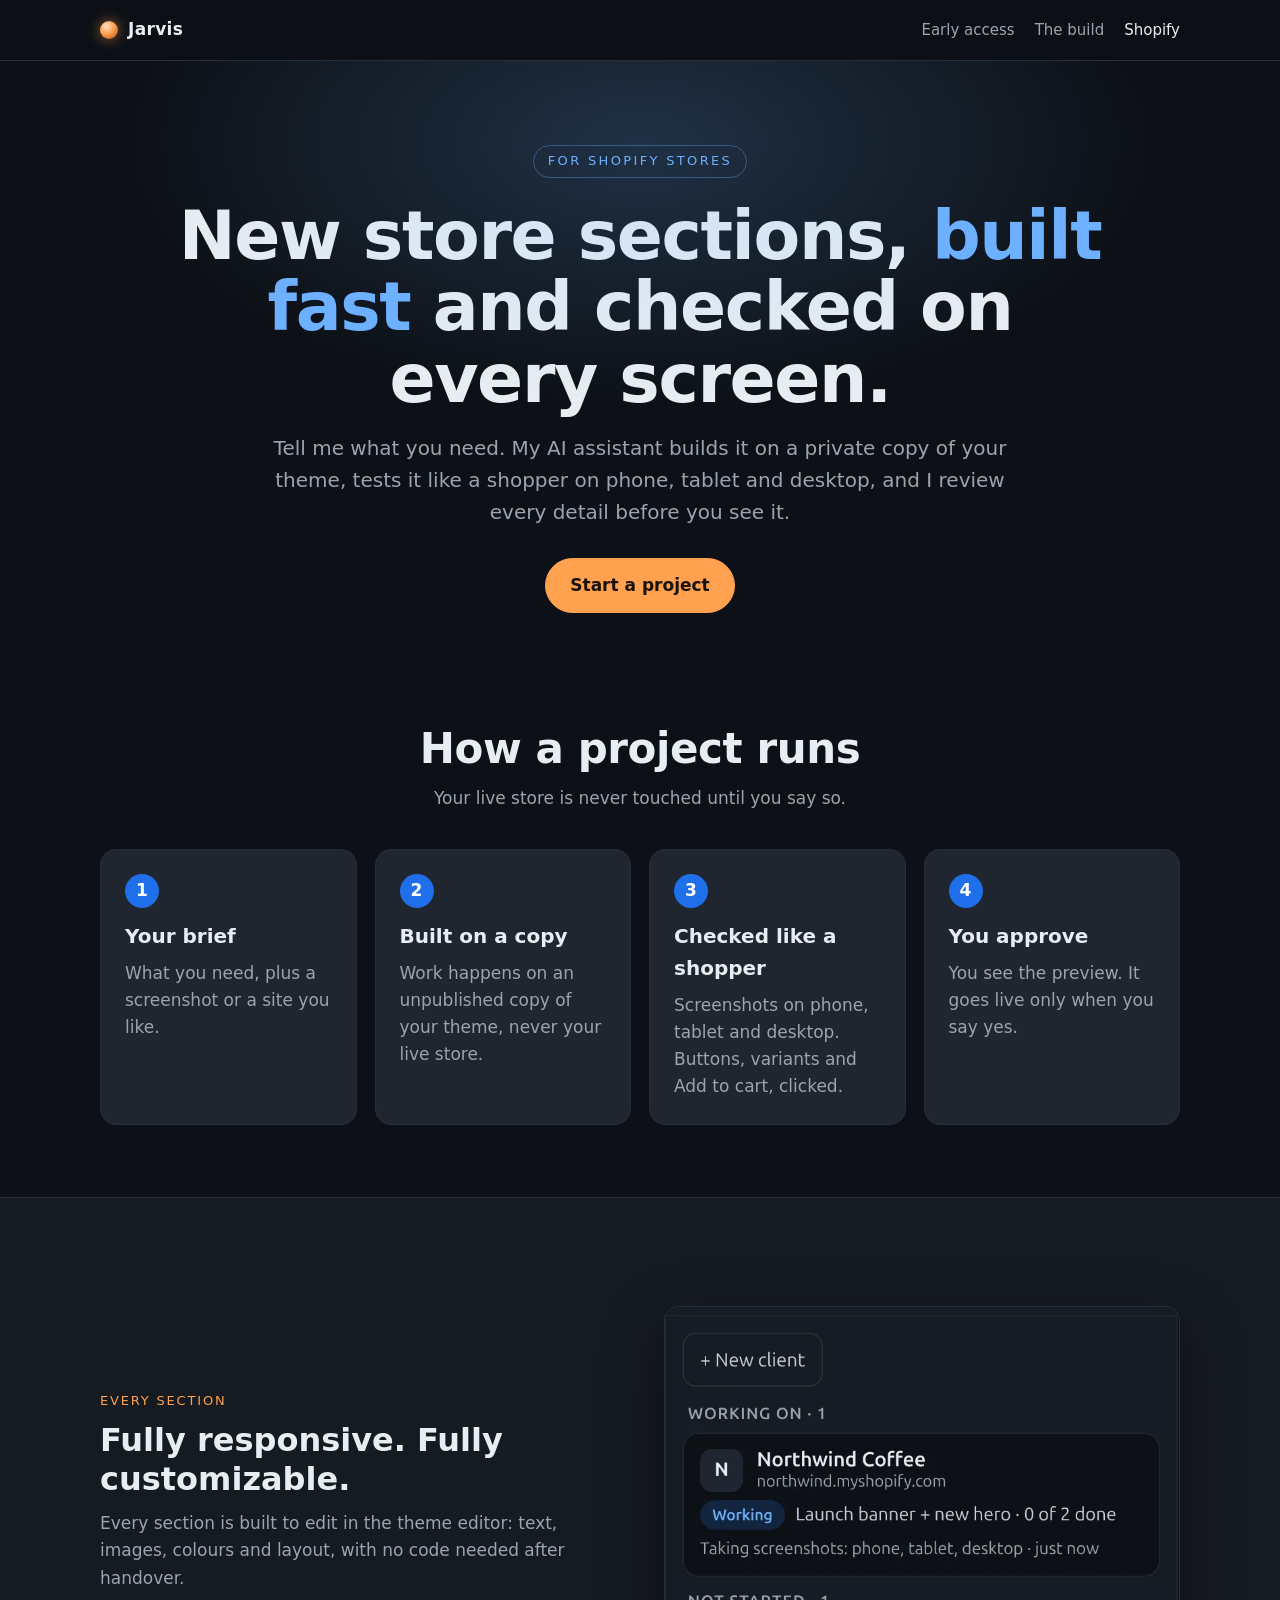
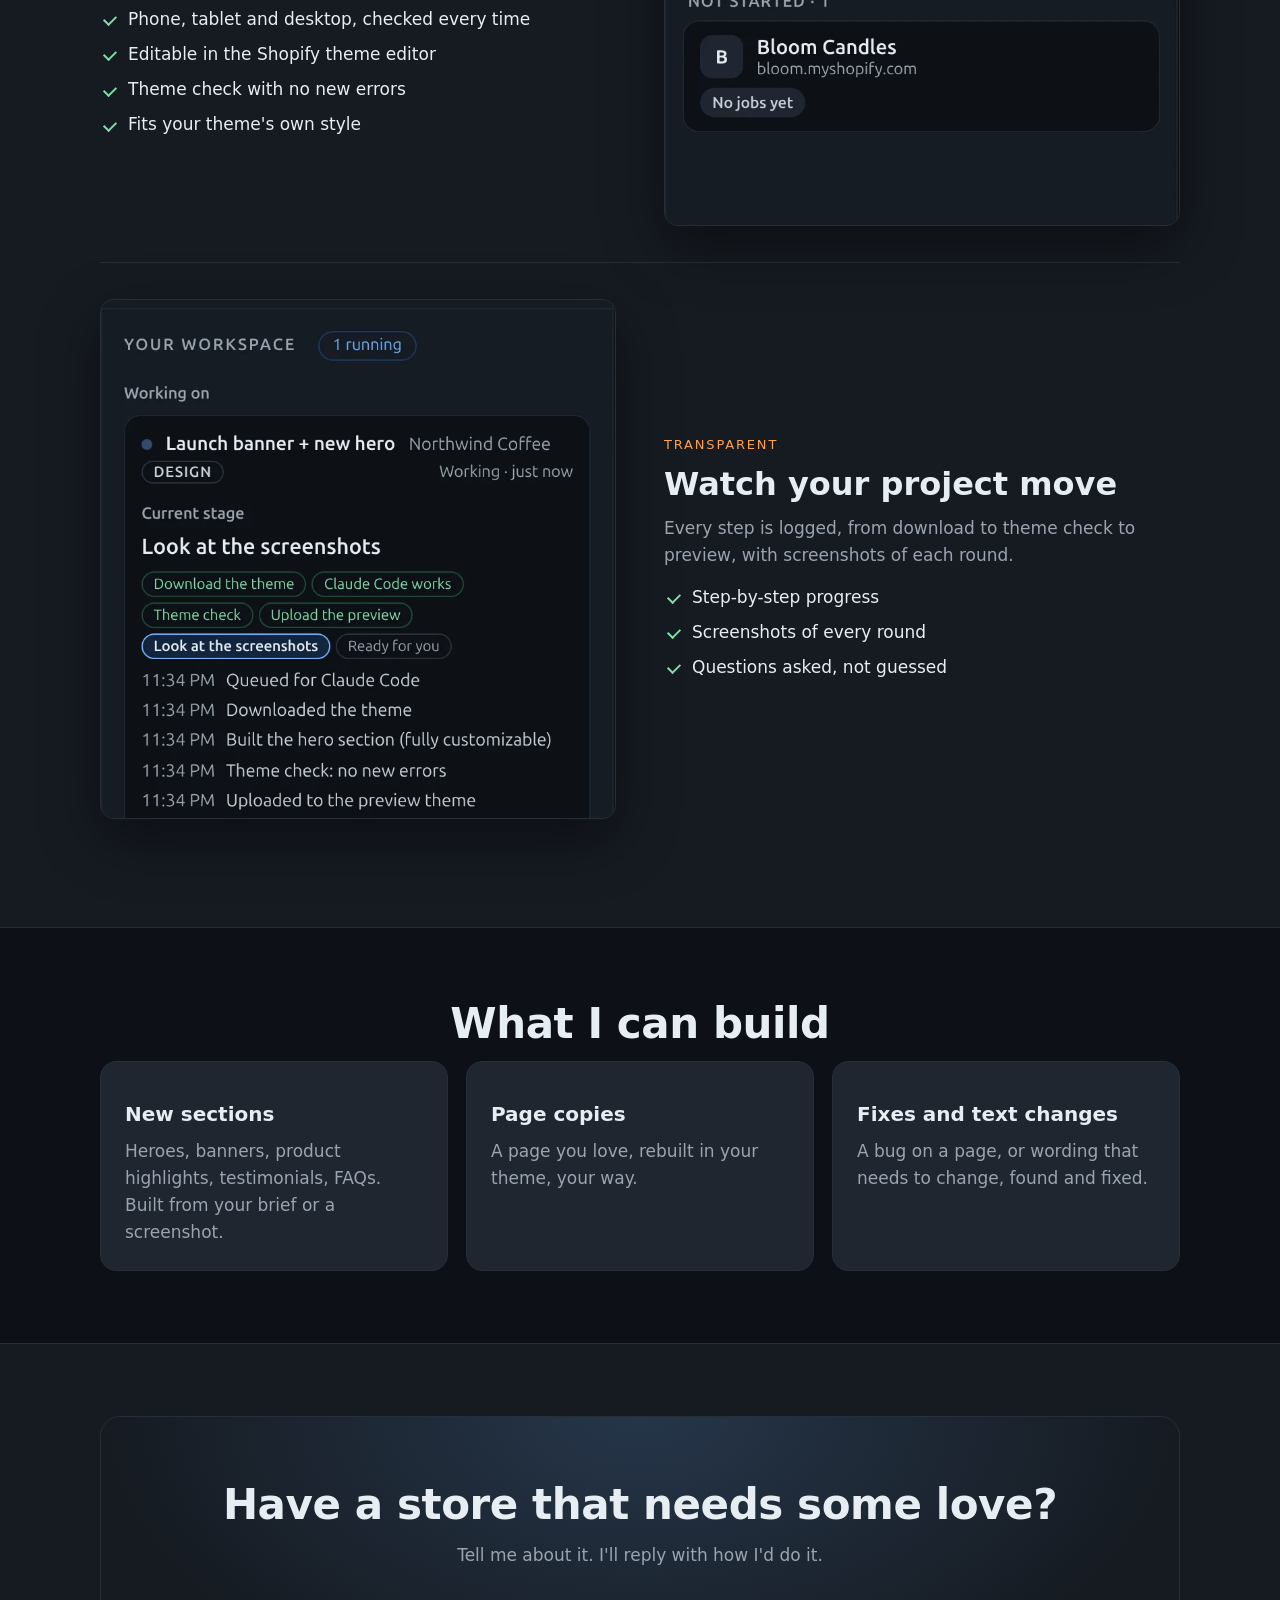
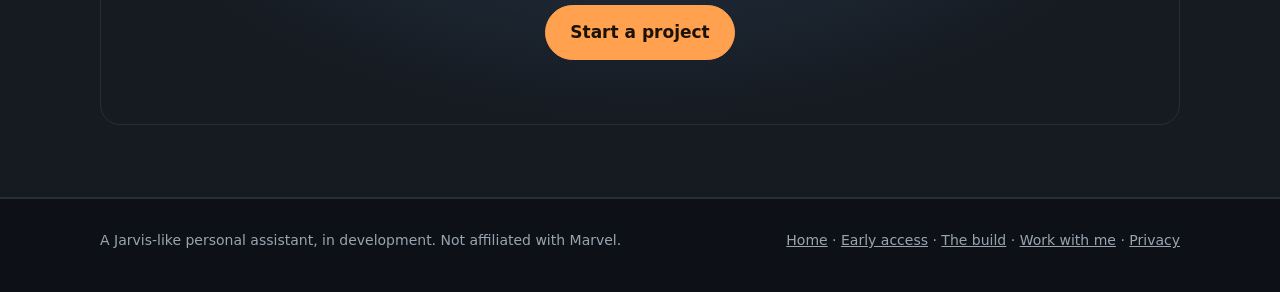
<file: work-with-me.html>
<!doctype html>
<html lang="en"><head><meta charset="utf-8"><meta name="viewport" content="width=device-width,initial-scale=1">
<title>Custom Shopify sections, built by AI and checked by hand</title>
<meta name="description" content="Fully responsive, fully customizable Shopify sections: built on a copy of your theme, tested on phone, tablet and desktop, and live only when you approve.">
<link rel="canonical" href="https://itsahmadonai.github.io/jarvis-app/work-with-me.html">
<meta name="robots" content="index,follow,max-image-preview:large">
<meta name="author" content="Ahmad">
<meta name="theme-color" content="#0D1117">
<meta name="color-scheme" content="dark">
<link rel="icon" href="favicon.svg" type="image/svg+xml">
<link rel="icon" href="favicon-32.png" sizes="32x32" type="image/png">
<link rel="apple-touch-icon" href="apple-touch-icon.png">
<link rel="manifest" href="site.webmanifest">
<meta property="og:type" content="website">
<meta property="og:site_name" content="Jarvis">
<meta property="og:locale" content="en_US">
<meta property="og:url" content="https://itsahmadonai.github.io/jarvis-app/work-with-me.html">
<meta property="og:title" content="Custom Shopify sections, built by AI and checked by hand">
<meta property="og:description" content="Fully responsive, fully customizable Shopify sections: built on a copy of your theme, tested on phone, tablet and desktop, and live only when you approve.">
<meta property="og:image" content="https://itsahmadonai.github.io/jarvis-app/img/og-work.jpg">
<meta property="og:image:width" content="1200"><meta property="og:image:height" content="630">
<meta property="og:image:alt" content="Custom Shopify sections, built by AI and checked by hand">
<meta name="twitter:card" content="summary_large_image">
<meta name="twitter:title" content="Custom Shopify sections, built by AI and checked by hand">
<meta name="twitter:description" content="Fully responsive, fully customizable Shopify sections: built on a copy of your theme, tested on phone, tablet and desktop, and live only when you approve.">
<meta name="twitter:image" content="https://itsahmadonai.github.io/jarvis-app/img/og-work.jpg">
<link rel="stylesheet" href="style.css"><script type="application/ld+json">{"@context": "https://schema.org", "@type": "Service", "serviceType": "Shopify theme section development", "name": "Custom Shopify sections", "description": "Responsive, theme-editor-customizable Shopify sections built with an AI assistant on an unpublished copy of the theme, tested on every screen size and reviewed by hand before going live.", "provider": {"@type": "Person", "name": "Ahmad", "url": "https://github.com/itsAhmadOnAI"}, "areaServed": "Worldwide", "url": "https://itsahmadonai.github.io/jarvis-app/work-with-me.html"}</script></head><body>
<a class="skip" href="#main">Skip to content</a>
<nav aria-label="Main"><div class="wrap"><a class="logo" href="./" aria-label="Jarvis home"><span class="dot"></span>Jarvis</a>
<div class="links"><a href="early-access.html">Early access</a><a href="build.html">The build</a><a href="work-with-me.html" class="hide-sm" aria-current="page">Shopify</a></div></div></nav>
<main id="main">

<header class="hero"><div class="wrap">
<span class="eyebrow">For Shopify stores</span>
<h1>New store sections, <em>built fast</em> and checked on every screen.</h1>
<p class="lead">Tell me what you need. My AI assistant builds it on a private copy of your theme, tests it like a
shopper on phone, tablet and desktop, and I review every detail before you see it.</p>
<div class="ctas"><a class="btn primary" href="https://docs.google.com/forms/d/e/1FAIpQLScqDjqnsNxoVrz9v8gEmZezJogX1aKm2vPyD3jjPqovd2WQjw/viewform?usp=pp_url&amp;entry.1533219292=A+Shopify+project">Start a project</a></div>
</div></header>

<section><div class="wrap center">
<h2>How a project runs</h2>
<p class="sub">Your live store is never touched until you say so.</p>
<div class="steps" style="text-align:left">
<div class="card"><h3>Your brief</h3><p>What you need, plus a screenshot or a site you like.</p></div>
<div class="card"><h3>Built on a copy</h3><p>Work happens on an unpublished copy of your theme, never your live store.</p></div>
<div class="card"><h3>Checked like a shopper</h3><p>Screenshots on phone, tablet and desktop. Buttons, variants and Add to cart, clicked.</p></div>
<div class="card"><h3>You approve</h3><p>You see the preview. It goes live only when you say yes.</p></div>
</div></div></section>

<section class="alt"><div class="wrap">
<div class="row"><div class="text"><span class="tag">Every section</span><h3>Fully responsive. Fully customizable.</h3>
<p>Every section is built to edit in the theme editor: text, images, colours and layout, with no code needed after handover.</p><ul class="ticks"><li>Phone, tablet and desktop, checked every time</li><li>Editable in the Shopify theme editor</li><li>Theme check with no new errors</li><li>Fits your theme's own style</li></ul></div>
<div class="pic"><img src="img/clients.webp" alt="The client list with a project in progress" width="762" height="1280" loading="lazy" decoding="async"></div></div>
<div class="row flip"><div class="text"><span class="tag">Transparent</span><h3>Watch your project move</h3>
<p>Every step is logged, from download to theme check to preview, with screenshots of each round.</p><ul class="ticks"><li>Step-by-step progress</li><li>Screenshots of every round</li><li>Questions asked, not guessed</li></ul></div>
<div class="pic"><img src="img/overview.webp" alt="A design job's stages and a preview of the store" width="762" height="1280" loading="lazy" decoding="async"></div></div>
</div></section>

<section><div class="wrap center">
<h2>What I can build</h2>
<div class="grid" style="text-align:left">
<div class="card"><h3>New sections</h3><p>Heroes, banners, product highlights, testimonials, FAQs. Built from your brief or a screenshot.</p></div>
<div class="card"><h3>Page copies</h3><p>A page you love, rebuilt in your theme, your way.</p></div>
<div class="card"><h3>Fixes and text changes</h3><p>A bug on a page, or wording that needs to change, found and fixed.</p></div>
</div></div></section>

<section class="alt"><div class="wrap"><div class="cta-band">
<h2>Have a store that needs some love?</h2><p class="sub" style="margin-inline:auto">Tell me about it. I'll reply with how I'd do it.</p>
<a class="btn primary" href="https://docs.google.com/forms/d/e/1FAIpQLScqDjqnsNxoVrz9v8gEmZezJogX1aKm2vPyD3jjPqovd2WQjw/viewform?usp=pp_url&amp;entry.1533219292=A+Shopify+project">Start a project</a></div></div></section>

</main>
<footer><div class="wrap"><span>A Jarvis-like personal assistant, in development. Not affiliated with Marvel.</span>
<span><a href="./">Home</a> · <a href="early-access.html">Early access</a> · <a href="build.html">The build</a> · <a href="work-with-me.html">Work with me</a> · <a href="privacy.html">Privacy</a></span></div></footer>
</body></html>
</file>
<file: style.css>
:root {
  --bg: #0D1117; --panel: #161B22; --raised: #1F2630; --line: #262E39;
  --text: #E6EDF3; --muted: #9AA4B0; --blue: #6CB0FF; --blue-strong: #1F6FEB;
  --orange: #FFA14F; --on-orange: #1A1206; --green: #7EE2A8;
  --sans: "Ubuntu Sans", "Ubuntu", system-ui, sans-serif;
  color-scheme: dark;
}
* { box-sizing: border-box; }
html { scroll-behavior: smooth; }
body { margin: 0; background: var(--bg); color: var(--text); font: 17px/1.6 var(--sans); -webkit-font-smoothing: antialiased; }
img { max-width: 100%; height: auto; display: block; }
a { color: var(--blue); }
.wrap { max-width: 1120px; margin: 0 auto; padding: 0 20px; }

/* nav */
nav { position: sticky; top: 0; z-index: 5; background: rgba(13,17,23,.82); backdrop-filter: blur(10px); border-bottom: 1px solid var(--line); }
nav .wrap { display: flex; align-items: center; gap: 22px; height: 60px; }
.logo { display: flex; align-items: center; gap: 10px; color: var(--text); text-decoration: none; font-weight: 700; letter-spacing: .02em; }
.dot { width: 18px; height: 18px; border-radius: 50%; background: radial-gradient(circle at 35% 30%, #fff, var(--blue) 45%, #123 100%); box-shadow: 0 0 14px var(--blue); }
nav .links { margin-left: auto; display: flex; gap: 20px; }
nav .links a { color: var(--muted); text-decoration: none; font-size: 15px; }
nav .links a:hover, nav .links a[aria-current] { color: var(--text); }

/* hero */
.hero { position: relative; padding: 84px 0 40px; text-align: center; overflow: hidden; }
.hero::before { content: ""; position: absolute; inset: -30% 10% auto; height: 520px; background: radial-gradient(closest-side, rgba(108,176,255,.20), transparent); pointer-events: none; }
.eyebrow { display: inline-block; font-size: 13px; letter-spacing: .18em; text-transform: uppercase; color: var(--blue); border: 1px solid rgba(108,176,255,.35); border-radius: 999px; padding: 5px 14px; }
h1 { font-size: clamp(36px, 6.4vw, 68px); line-height: 1.05; margin: 22px auto 18px; max-width: 14em; letter-spacing: -.02em; }
h1 em, h2 em { font-style: normal; color: var(--blue); }
.lead { color: var(--muted); font-size: clamp(17px, 2.2vw, 20px); max-width: 38em; margin: 0 auto; }
.ctas { display: flex; gap: 12px; justify-content: center; flex-wrap: wrap; margin-top: 30px; }
.btn { display: inline-flex; align-items: center; gap: 8px; padding: 13px 24px; border-radius: 999px; font-weight: 600; text-decoration: none; border: 1px solid var(--line); color: var(--text); background: var(--panel); }
.btn:hover { border-color: var(--blue); }
.btn.primary { background: var(--orange); color: var(--on-orange); border-color: var(--orange); }
.btn.primary:hover { filter: brightness(1.08); }
.btn[aria-disabled] { opacity: .55; pointer-events: none; }
.shot { margin: 56px auto 0; border-radius: 16px; border: 1px solid var(--line); box-shadow: 0 30px 80px rgba(0,0,0,.55), 0 0 0 1px rgba(108,176,255,.08); overflow: hidden; }

/* sections */
section { padding: 72px 0; }
section.alt { background: var(--panel); border-block: 1px solid var(--line); }
h2 { font-size: clamp(28px, 4vw, 42px); line-height: 1.15; margin: 0 0 12px; letter-spacing: -.01em; }
.sub { color: var(--muted); max-width: 40em; margin: 0 0 36px; }
.center { text-align: center; }
.center .sub { margin-inline: auto; }

.grid { display: grid; gap: 18px; grid-template-columns: repeat(auto-fit, minmax(260px, 1fr)); }
.card { background: var(--raised); border: 1px solid var(--line); border-radius: 16px; padding: 24px; }
section.alt .card { background: var(--bg); }
.card h3 { margin: 12px 0 8px; font-size: 20px; }
.card p { margin: 0; color: var(--muted); }
.ico { width: 42px; height: 42px; border-radius: 12px; display: grid; place-items: center; background: rgba(108,176,255,.12); color: var(--blue); }
.ico svg { width: 22px; height: 22px; }

/* feature rows: text + picture */
.row { display: grid; grid-template-columns: 1fr 1fr; gap: 48px; align-items: center; padding: 36px 0; }
.row + .row { border-top: 1px solid var(--line); }
.row.flip .text { order: 2; }
.row .text h3 { font-size: clamp(24px, 3vw, 32px); margin: 8px 0 12px; line-height: 1.2; }
.row .text p { color: var(--muted); margin: 0 0 14px; }
.tag { font-size: 13px; letter-spacing: .14em; text-transform: uppercase; color: var(--orange); }
.row .pic { border-radius: 14px; overflow: hidden; border: 1px solid var(--line); box-shadow: 0 20px 60px rgba(0,0,0,.45); max-height: 520px; }
ul.ticks { list-style: none; padding: 0; margin: 0; }
ul.ticks li { padding-left: 28px; position: relative; margin: 8px 0; color: var(--text); }
ul.ticks li::before { content: ""; position: absolute; left: 4px; top: .55em; width: 10px; height: 6px; border-left: 2px solid var(--green); border-bottom: 2px solid var(--green); transform: rotate(-45deg); }

/* steps */
.steps { counter-reset: s; display: grid; gap: 18px; grid-template-columns: repeat(auto-fit, minmax(220px, 1fr)); }
.steps .card::before { counter-increment: s; content: counter(s); display: grid; place-items: center; width: 34px; height: 34px; border-radius: 50%; background: var(--blue-strong); color: #fff; font-weight: 700; }

/* path cards */
a.card { text-decoration: none; color: var(--text); transition: border-color .15s, transform .15s; }
a.card:hover { border-color: var(--blue); transform: translateY(-2px); }
a.card .go { color: var(--blue); font-weight: 600; margin-top: 14px; display: block; }

.cta-band { text-align: center; padding: 64px 24px; border-radius: 20px; background: radial-gradient(ellipse at top, rgba(108,176,255,.18), transparent 70%), var(--panel); border: 1px solid var(--line); }
.timeline { border-left: 2px solid var(--line); margin: 0; padding: 0 0 0 24px; list-style: none; }
.timeline li { position: relative; margin: 0 0 22px; }
.timeline li::before { content: ""; position: absolute; left: -31px; top: .45em; width: 12px; height: 12px; border-radius: 50%; background: var(--green); }
.timeline li.next::before { background: var(--bg); border: 2px solid var(--orange); }
.timeline b { display: block; }
.timeline span { color: var(--muted); }
details { background: var(--raised); border: 1px solid var(--line); border-radius: 12px; padding: 16px 20px; margin-bottom: 10px; }
summary { cursor: pointer; font-weight: 600; }
details p { color: var(--muted); margin: 10px 0 0; }

footer { border-top: 1px solid var(--line); padding: 30px 0 40px; color: var(--muted); font-size: 14px; }
footer .wrap { display: flex; gap: 20px; flex-wrap: wrap; justify-content: space-between; }
footer a { color: var(--muted); }

.prose { max-width: 720px; }
.prose h2 { font-size: 24px; margin-top: 34px; }
.prose li, .prose p { color: var(--muted); }

@media (max-width: 760px) {
  nav .links { gap: 14px; }
  nav .links a.hide-sm { display: none; }
  .row { grid-template-columns: 1fr; gap: 22px; }
  .row.flip .text { order: 0; }
  .hero { padding-top: 56px; }
  section { padding: 52px 0; }
}
@media (prefers-reduced-motion: reduce) { html { scroll-behavior: auto; } a.card { transition: none; } }

/* accessibility */
.skip { position: absolute; left: 12px; top: -60px; z-index: 10; background: var(--orange); color: var(--on-orange); padding: 10px 16px; border-radius: 8px; font-weight: 700; text-decoration: none; }
.skip:focus { top: 12px; }
a:focus-visible, summary:focus-visible { outline: 2px solid var(--blue); outline-offset: 3px; border-radius: 6px; }
.dot { background: radial-gradient(circle at 35% 30%, #FFE1C2, #FFA14F 45%, #B4470F 100%); box-shadow: 0 0 14px rgba(255,161,79,.6); }
</file>
